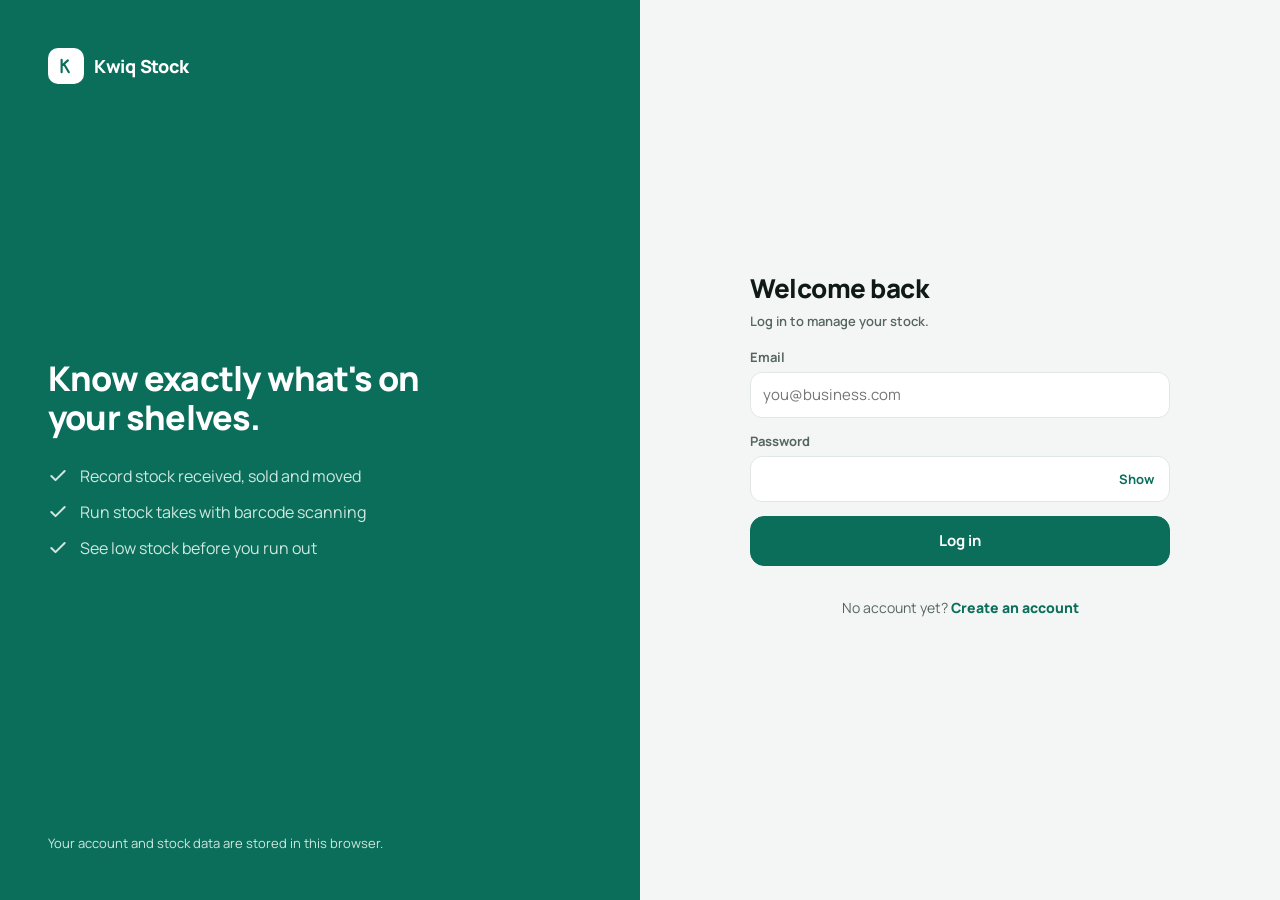
<file: kwiq-stock/index.html>
<!doctype html>
<html lang="en">
<head>
<meta charset="utf-8">
<meta name="viewport" content="width=device-width, initial-scale=1, viewport-fit=cover">
<title>Kwiq Stock — Stock recording</title>
<meta name="description" content="Kwiq Stock: record stock received and issued, run barcode stock takes and track every movement.">
<meta name="theme-color" content="#0B6E5A">
<link rel="icon" href="data:image/svg+xml,%3Csvg xmlns='http://www.w3.org/2000/svg' viewBox='0 0 32 32'%3E%3Crect width='32' height='32' rx='8' fill='%230B6E5A'/%3E%3Cpath d='M9 8v16M9 16l9-8M12.5 13l7 11' stroke='white' stroke-width='3' stroke-linecap='round' fill='none'/%3E%3C/svg%3E">
<link rel="preconnect" href="https://fonts.googleapis.com">
<link rel="preconnect" href="https://fonts.gstatic.com" crossorigin>
<link href="https://fonts.googleapis.com/css2?family=Manrope:wght@400;500;600;700;800&family=JetBrains+Mono:wght@500;600&display=swap" rel="stylesheet">
<style>
:root{
  --brand:#0B6E5A;--brand-dark:#08513F;--brand-tint:#E3F1EC;--brand-on:#CFE8E0;
  --ink:#0F1A17;--muted:#56665F;--line:#E1E7E4;--line-soft:#EDF1EF;--ground:#F4F6F5;--card:#FFFFFF;
  --out:#B4400B;--out-tint:#FDEEE4;--warn:#8A4B00;--warn-tint:#FFF1DB;--bad:#B42318;--bad-tint:#FDE8E7;
  --blue:#2F54B8;--blue-tint:#E8EEFB;--purple:#6B3FA0;--purple-tint:#F1EAF9;--amber-tint:#FFF4E0;--amber:#9A5B00;
  --radius:16px;--mono:'JetBrains Mono',ui-monospace,monospace;
}
*{box-sizing:border-box}
html,body{margin:0;min-height:100%}
body{font-family:'Manrope',system-ui,-apple-system,sans-serif;background:var(--ground);color:var(--ink);-webkit-font-smoothing:antialiased}
a{color:var(--brand);text-decoration:none}
button,input,select{font-family:inherit;font-size:inherit;color:inherit}
button{cursor:pointer}
:focus-visible{outline:3px solid #5FD3B3;outline-offset:2px}
.mono{font-family:var(--mono)}
.sr{position:absolute;width:1px;height:1px;overflow:hidden;clip:rect(0 0 0 0);white-space:nowrap}

/* Layout */
.app{display:flex;min-height:100vh}
.sidebar{display:none}
.main{flex:1;min-width:0;padding:20px 20px 110px}
.content{max-width:1120px;margin:0 auto;display:flex;flex-direction:column;gap:18px}
.bottomnav{position:fixed;left:0;right:0;bottom:0;height:calc(76px + env(safe-area-inset-bottom));padding:0 6px env(safe-area-inset-bottom);background:var(--card);border-top:1px solid var(--line);display:grid;grid-template-columns:repeat(5,1fr);align-items:center;z-index:20}
.bottomnav a{display:flex;flex-direction:column;align-items:center;gap:4px;font-size:11px;font-weight:600;color:var(--muted);padding:6px 0}
.bottomnav a.active{color:var(--brand);font-weight:800}
.bottomnav .fab{width:54px;height:54px;border-radius:18px;background:var(--brand);display:flex;align-items:center;justify-content:center;margin-top:-22px;box-shadow:0 8px 20px rgba(11,110,90,.35)}
body.signed-out .sidebar,body.signed-out .bottomnav{display:none !important}
body.signed-out .main{padding:0}
body.signed-out .content{max-width:none}
@media (min-width:900px){
  .sidebar{display:flex;flex-direction:column;gap:6px;width:240px;flex-shrink:0;background:var(--card);border-right:1px solid var(--line);padding:22px 14px;position:sticky;top:0;height:100vh}
  .bottomnav{display:none}
  .main{padding:28px 36px 48px}
  .mobile-only{display:none !important}
}
@media (max-width:899px){.desktop-only{display:none !important}}
.brand{display:flex;align-items:center;gap:10px;padding:4px 8px 18px;font-weight:800;font-size:18px;letter-spacing:-.3px}
.logo{width:36px;height:36px;border-radius:10px;background:var(--brand);display:flex;align-items:center;justify-content:center;flex-shrink:0}
.sidebar a{display:flex;align-items:center;gap:12px;padding:11px 12px;border-radius:12px;color:var(--muted);font-weight:700;font-size:15px}
.sidebar a:hover{background:var(--ground);color:var(--ink)}
.sidebar a.active{background:var(--brand-tint);color:var(--brand)}
.sidebar .cta{margin-top:10px;background:var(--brand);color:#fff;justify-content:center}
.sidebar .cta:hover{background:var(--brand-dark);color:#fff}
.sidebar .me{margin-top:auto;display:flex;align-items:center;gap:10px;padding:10px 8px;border-top:1px solid var(--line-soft)}
.avatar{width:40px;height:40px;border-radius:12px;background:var(--brand);color:#fff;display:flex;align-items:center;justify-content:center;font-weight:800;font-size:14px;flex-shrink:0}

/* Components */
.card{background:var(--card);border:1px solid var(--line);border-radius:var(--radius)}
.pad{padding:16px}
.row{display:flex;align-items:center;gap:12px}
.between{display:flex;align-items:center;justify-content:space-between;gap:12px}
.stack{display:flex;flex-direction:column;gap:10px}
h1{margin:0;font-size:26px;font-weight:800;letter-spacing:-.5px}
h2{margin:0;font-size:17px;font-weight:800}
.sub{font-size:13px;color:var(--muted);font-weight:600}
.btn{height:46px;padding:0 16px;border-radius:14px;border:1px solid var(--line);background:var(--card);font-weight:700;font-size:15px;display:inline-flex;align-items:center;justify-content:center;gap:8px;color:var(--ink)}
.btn:hover{border-color:#C9D3CE}
.btn.primary{background:var(--brand);border-color:var(--brand);color:#fff}
.btn.primary:hover{background:var(--brand-dark)}
.btn.danger{color:var(--bad);border-color:#F3C6C2}
.btn:disabled{opacity:.5;cursor:not-allowed}
.iconbtn{width:44px;height:44px;border-radius:14px;border:1px solid var(--line);background:var(--card);display:inline-flex;align-items:center;justify-content:center;flex-shrink:0;color:var(--ink)}
.badge{font-size:11px;font-weight:700;padding:3px 9px;border-radius:999px;white-space:nowrap}
.b-ok{background:var(--brand-tint);color:var(--brand)}
.b-low{background:var(--warn-tint);color:var(--warn)}
.b-out{background:var(--bad-tint);color:var(--bad)}
.thumb{width:44px;height:44px;border-radius:12px;flex-shrink:0;display:flex;align-items:center;justify-content:center;font-weight:800;font-size:14px}
.list > *{display:flex;align-items:center;gap:12px;padding:12px 14px;border-bottom:1px solid var(--line-soft);color:var(--ink)}
.list > *:last-child{border-bottom:none}
.list > a:hover{background:#FAFBFA}
.grow{flex:1;min-width:0}
.ellipsis{white-space:nowrap;overflow:hidden;text-overflow:ellipsis}
.name{font-size:15px;font-weight:700}
.meta{font-size:12px;color:var(--muted)}
.qty{font-family:var(--mono);font-weight:600;font-size:16px}
.bar{height:6px;background:var(--line-soft);border-radius:3px;overflow:hidden}
.bar > span{display:block;height:100%;border-radius:3px}
.seg{display:grid;gap:4px;padding:4px;background:#E4EAE7;border-radius:14px}
.seg button{height:40px;border:none;border-radius:11px;background:transparent;font-weight:700;font-size:13px;color:#46554F}
.seg button[aria-checked="true"]{background:#fff;color:var(--ink);box-shadow:0 1px 3px rgba(15,26,23,.12)}
.chips{display:flex;gap:8px;overflow-x:auto;padding-bottom:2px;scrollbar-width:none}
.chips::-webkit-scrollbar{display:none}
.chip{flex-shrink:0;height:36px;padding:0 14px;border-radius:999px;border:1px solid var(--line);background:var(--card);font-weight:700;font-size:13px}
.chip[aria-pressed="true"]{background:var(--ink);border-color:var(--ink);color:#fff}
.field{display:flex;flex-direction:column;gap:6px;font-size:13px;font-weight:700;color:var(--muted)}
.input{height:46px;padding:0 12px;border-radius:12px;border:1px solid var(--line);background:var(--card);font-size:15px;color:var(--ink);width:100%}
.input:focus{outline:none;border-color:var(--brand);box-shadow:0 0 0 3px rgba(11,110,90,.15)}
.input[readonly]{background:var(--ground);color:var(--muted)}
.search{display:flex;align-items:center;gap:10px;height:48px;padding:0 14px;border-radius:14px;background:var(--card);border:1px solid var(--line);flex:1;min-width:0}
.search input{flex:1;border:none;outline:none;background:transparent;font-size:15px;min-width:0}
.grid2{display:grid;grid-template-columns:repeat(2,minmax(0,1fr));gap:10px}
.grid-cards{display:grid;grid-template-columns:minmax(0,1fr);gap:18px}
@media (min-width:900px){.grid-cards{grid-template-columns:repeat(2,minmax(0,1fr))}}
.empty{padding:28px 16px;text-align:center;color:var(--muted);font-size:14px;line-height:1.5}
.err{color:var(--bad);font-size:13px;font-weight:600;min-height:0}
.err:empty{display:none}

/* Home */
.hero{background:var(--brand);color:#fff;border-radius:20px;padding:20px;display:flex;flex-direction:column;gap:16px}
.hero .big{font-size:32px;font-weight:800;letter-spacing:-.6px}
.kpis{display:grid;grid-template-columns:repeat(3,minmax(0,1fr));gap:8px}
.kpis a{background:rgba(255,255,255,.12);border-radius:12px;padding:10px 12px;color:#fff;display:flex;flex-direction:column;gap:2px}
.kpis a:hover{background:rgba(255,255,255,.2)}
.kpis b{font-size:22px}
.kpis span{font-size:12px;color:var(--brand-on)}
.actions{display:grid;grid-template-columns:repeat(4,minmax(0,1fr));gap:10px}
.actions a{display:flex;flex-direction:column;align-items:center;gap:6px;color:var(--ink);font-size:12px;font-weight:700}
.actions a > span{width:58px;height:58px;border-radius:16px;display:flex;align-items:center;justify-content:center;transition:transform .15s}
.actions a:hover > span{transform:translateY(-2px)}
@media (min-width:900px){.actions a{flex-direction:row;justify-content:flex-start;padding:12px;background:var(--card);border:1px solid var(--line);border-radius:16px;font-size:14px}.actions a > span{width:44px;height:44px;border-radius:12px}}
.welcome{display:flex;flex-direction:column;gap:12px;align-items:flex-start}
.steps{margin:0;padding:0;list-style:none;display:flex;flex-direction:column;gap:10px;width:100%}
.steps li{display:flex;gap:12px;align-items:center;font-size:14px;font-weight:600}
.steps li span{width:28px;height:28px;border-radius:50%;background:var(--brand-tint);color:var(--brand);display:flex;align-items:center;justify-content:center;font-weight:800;font-size:13px;flex-shrink:0}

/* Record */
.stepper{display:flex;align-items:center;justify-content:center;gap:20px}
.stepper button{width:54px;height:54px;border-radius:16px;border:1px solid var(--line);background:var(--ground);display:flex;align-items:center;justify-content:center}
.stepper button.plus{background:var(--brand);border-color:var(--brand)}
.stepper input{width:120px;text-align:center;font-family:var(--mono);font-size:42px;font-weight:600;border:none;background:transparent;color:var(--ink)}
.stepper input:focus{outline:none}
.quick{display:flex;gap:8px;justify-content:center;flex-wrap:wrap}
.quick button{height:34px;padding:0 12px;border-radius:999px;border:1px solid var(--line);background:#fff;font-family:var(--mono);font-weight:600;font-size:13px}

/* Scan */
.scan{height:130px;border-radius:18px;background:var(--ink);position:relative;display:flex;flex-direction:column;align-items:center;justify-content:center;gap:8px;color:#fff;border:none;width:100%;font-weight:700;font-size:14px;overflow:hidden}
.scan i{position:absolute;width:26px;height:26px;border-color:#5FD3B3;border-style:solid;border-width:0}
.scan .tl{top:18px;left:22%;border-top-width:3px;border-left-width:3px;border-radius:6px 0 0 0}
.scan .tr{top:18px;right:22%;border-top-width:3px;border-right-width:3px;border-radius:0 6px 0 0}
.scan .bl{bottom:18px;left:22%;border-bottom-width:3px;border-left-width:3px;border-radius:0 0 0 6px}
.scan .br{bottom:18px;right:22%;border-bottom-width:3px;border-right-width:3px;border-radius:0 0 6px 0}
.scan .laser{position:absolute;left:22%;right:22%;height:2px;background:#5FD3B3;box-shadow:0 0 10px #5FD3B3;top:50%;animation:laser 1.6s ease-in-out infinite;opacity:0}
.scan.on .laser{opacity:1}
@keyframes laser{0%,100%{top:28%}50%{top:72%}}
.counter{display:flex;align-items:center;gap:6px}
.counter button{width:34px;height:34px;border-radius:10px;border:1px solid var(--line);background:var(--ground);font-weight:800;font-size:16px}
.counter button.plus{background:var(--brand);border-color:var(--brand);color:#fff}
.counter input{width:52px;height:34px;text-align:center;border:1px solid var(--line);border-radius:10px;font-family:var(--mono);font-weight:600;font-size:15px}
.hl{background:#F2FAF7}

/* Reports */
.chart{height:170px;display:grid;gap:8px;align-items:end}
.chart .col{display:flex;flex-direction:column;align-items:center;gap:6px;height:100%;justify-content:flex-end}
.chart .bars{display:flex;align-items:flex-end;gap:3px;height:140px}
.chart .bars span{width:12px;border-radius:4px;min-height:3px}
.chart .lbl{font-size:11px;color:var(--muted);font-weight:600}
.legend{display:flex;gap:14px;font-size:12px;font-weight:600;color:var(--muted)}
.legend i{display:inline-block;width:10px;height:10px;border-radius:3px;margin-right:5px;vertical-align:-1px}

/* Auth */
.auth{min-height:100vh;display:grid;grid-template-columns:1fr}
.auth-side{display:none}
.auth-main{display:flex;align-items:center;justify-content:center;padding:32px 20px}
.auth-card{width:100%;max-width:420px;display:flex;flex-direction:column;gap:18px}
.auth-card form{display:flex;flex-direction:column;gap:14px}
.pw{position:relative}
.pw button{position:absolute;right:6px;top:50%;transform:translateY(-50%);height:34px;padding:0 10px;border:none;background:none;color:var(--brand);font-weight:700;font-size:13px}
.hint{font-size:12px;color:var(--muted);font-weight:500}
.switch{font-size:14px;color:var(--muted);text-align:center}
.switch a{font-weight:800}
@media (min-width:900px){
  .auth{grid-template-columns:1fr 1fr}
  .auth-side{display:flex;flex-direction:column;justify-content:space-between;background:var(--brand);color:#fff;padding:48px}
  .auth-side h2{font-size:34px;line-height:1.15;letter-spacing:-.8px;max-width:440px}
  .auth-side ul{list-style:none;padding:0;margin:0;display:flex;flex-direction:column;gap:14px;font-size:16px;color:var(--brand-on)}
  .auth-side li{display:flex;gap:12px;align-items:center}
}

/* Settings */
.settings{display:grid;grid-template-columns:minmax(0,1fr);gap:18px;max-width:760px;width:100%}
.settings form{display:flex;flex-direction:column;gap:12px}
.settings .card h2{font-size:16px}

/* Modal + toast */
.overlay{position:fixed;inset:0;background:rgba(15,26,23,.45);display:flex;align-items:flex-end;justify-content:center;z-index:40}
.sheet{background:#fff;width:100%;max-width:520px;max-height:92vh;overflow:auto;border-radius:22px 22px 0 0;padding:20px;display:flex;flex-direction:column;gap:14px}
@media (min-width:640px){.overlay{align-items:center}.sheet{border-radius:22px}}
/* Camera scanner */
.scanner{position:fixed;inset:0;background:rgba(15,26,23,.72);z-index:50;display:flex;align-items:flex-end;justify-content:center}
.scanner .panel{background:#fff;width:100%;max-width:480px;border-radius:22px 22px 0 0;padding:18px;display:flex;flex-direction:column;gap:12px;max-height:96vh;overflow:auto}
@media (min-width:640px){.scanner{align-items:center}.scanner .panel{border-radius:22px}}
.cam{position:relative;width:100%;aspect-ratio:4/3;background:#0F1A17;border-radius:16px;overflow:hidden}
.cam video{width:100%;height:100%;object-fit:cover;display:block}
.cam .frame{position:absolute;left:12%;right:12%;top:30%;bottom:30%;border:3px solid #5FD3B3;border-radius:12px;box-shadow:0 0 0 999px rgba(0,0,0,.28)}
.cam .laser{position:absolute;left:14%;right:14%;height:2px;background:#5FD3B3;box-shadow:0 0 10px #5FD3B3;top:50%;animation:laser2 1.6s ease-in-out infinite}
@keyframes laser2{0%,100%{top:34%}50%{top:66%}}
.cam .msg{position:absolute;inset:0;display:flex;align-items:center;justify-content:center;text-align:center;padding:24px;color:#fff;font-size:14px;font-weight:600;line-height:1.5}
.cam.hit .frame{border-color:#fff;background:rgba(95,211,179,.25)}
.scan-status{min-height:44px;border-radius:12px;padding:10px 12px;font-size:14px;font-weight:600;background:var(--ground);display:flex;align-items:center;gap:10px;justify-content:space-between;flex-wrap:wrap}
.scan-status.ok{background:var(--brand-tint);color:var(--brand)}
.scan-status.bad{background:var(--warn-tint);color:var(--warn)}
.toast{position:fixed;left:50%;bottom:96px;transform:translateX(-50%) translateY(20px);background:var(--ink);color:#fff;padding:12px 16px;border-radius:12px;font-weight:600;font-size:14px;opacity:0;transition:.25s;z-index:60;max-width:calc(100% - 32px);display:flex;gap:10px;align-items:center;pointer-events:none}
.toast.show{opacity:1;transform:translateX(-50%) translateY(0)}
@media (min-width:900px){.toast{bottom:28px}}
body.signed-out .toast{bottom:28px}
</style>
</head>
<body class="signed-out">
<div class="app">
  <nav class="sidebar" aria-label="Main">
    <div class="brand"><span class="logo"><svg width="20" height="20" viewBox="0 0 32 32" aria-hidden="true"><path d="M9 6v20M9 16l10-9M12.5 12.5l8 13.5" stroke="#fff" stroke-width="3.4" stroke-linecap="round" fill="none"/></svg></span>Kwiq Stock</div>
    <a href="#/home" data-nav="home"><svg width="22" height="22" viewBox="0 0 24 24" fill="none" stroke="currentColor" stroke-width="2" stroke-linecap="round" stroke-linejoin="round" aria-hidden="true"><path d="M3 10.5 12 3l9 7.5V20a1 1 0 0 1-1 1h-5v-6h-6v6H4a1 1 0 0 1-1-1z"/></svg>Home</a>
    <a href="#/products" data-nav="products"><svg width="22" height="22" viewBox="0 0 24 24" fill="none" stroke="currentColor" stroke-width="2" stroke-linecap="round" stroke-linejoin="round" aria-hidden="true"><path d="M21 8 12 3 3 8v8l9 5 9-5z"/><path d="m3 8 9 5 9-5"/><path d="M12 13v8"/></svg>Products</a>
    <a href="#/count" data-nav="count"><svg width="22" height="22" viewBox="0 0 24 24" fill="none" stroke="currentColor" stroke-width="2" stroke-linecap="round" stroke-linejoin="round" aria-hidden="true"><rect x="5" y="3" width="14" height="18" rx="2"/><path d="M9 3v2h6V3"/><path d="m9 13 2 2 4-4"/></svg>Stock take</a>
    <a href="#/reports" data-nav="reports"><svg width="22" height="22" viewBox="0 0 24 24" fill="none" stroke="currentColor" stroke-width="2" stroke-linecap="round" stroke-linejoin="round" aria-hidden="true"><path d="M4 20V10M10 20V4M16 20v-7M22 20H2"/></svg>Reports</a>
    <a href="#/settings" data-nav="settings"><svg width="22" height="22" viewBox="0 0 24 24" fill="none" stroke="currentColor" stroke-width="2" stroke-linecap="round" stroke-linejoin="round" aria-hidden="true"><circle cx="12" cy="12" r="3"/><path d="M19.4 15a1.7 1.7 0 0 0 .3 1.8l.1.1a2 2 0 1 1-2.8 2.8l-.1-.1a1.7 1.7 0 0 0-1.8-.3 1.7 1.7 0 0 0-1 1.5V21a2 2 0 1 1-4 0v-.1a1.7 1.7 0 0 0-1.1-1.5 1.7 1.7 0 0 0-1.8.3l-.1.1a2 2 0 1 1-2.8-2.8l.1-.1a1.7 1.7 0 0 0 .3-1.8 1.7 1.7 0 0 0-1.5-1H3a2 2 0 1 1 0-4h.1a1.7 1.7 0 0 0 1.5-1.1 1.7 1.7 0 0 0-.3-1.8l-.1-.1a2 2 0 1 1 2.8-2.8l.1.1a1.7 1.7 0 0 0 1.8.3H9a1.7 1.7 0 0 0 1-1.5V3a2 2 0 1 1 4 0v.1a1.7 1.7 0 0 0 1 1.5 1.7 1.7 0 0 0 1.8-.3l.1-.1a2 2 0 1 1 2.8 2.8l-.1.1a1.7 1.7 0 0 0-.3 1.8V9a1.7 1.7 0 0 0 1.5 1H21a2 2 0 1 1 0 4h-.1a1.7 1.7 0 0 0-1.5 1z"/></svg>Settings</a>
    <a href="#/record" data-nav="record" class="cta"><svg width="20" height="20" viewBox="0 0 24 24" fill="none" stroke="currentColor" stroke-width="2.4" stroke-linecap="round" aria-hidden="true"><path d="M12 5v14M5 12h14"/></svg>Record stock</a>
    <a href="#/settings" class="me" id="sideMe" aria-label="Account settings"></a>
  </nav>

  <main class="main" id="main" tabindex="-1">
    <div class="content" id="view" aria-live="polite"></div>
  </main>

  <nav class="bottomnav" aria-label="Main">
    <a href="#/home" data-nav="home"><svg width="24" height="24" viewBox="0 0 24 24" fill="none" stroke="currentColor" stroke-width="2" stroke-linecap="round" stroke-linejoin="round" aria-hidden="true"><path d="M3 10.5 12 3l9 7.5V20a1 1 0 0 1-1 1h-5v-6h-6v6H4a1 1 0 0 1-1-1z"/></svg>Home</a>
    <a href="#/products" data-nav="products"><svg width="24" height="24" viewBox="0 0 24 24" fill="none" stroke="currentColor" stroke-width="2" stroke-linecap="round" stroke-linejoin="round" aria-hidden="true"><path d="M21 8 12 3 3 8v8l9 5 9-5z"/><path d="m3 8 9 5 9-5"/><path d="M12 13v8"/></svg>Products</a>
    <a href="#/record" data-nav="record" aria-label="Record stock"><span class="fab"><svg width="26" height="26" viewBox="0 0 24 24" fill="none" stroke="#fff" stroke-width="2.4" stroke-linecap="round" aria-hidden="true"><path d="M12 5v14M5 12h14"/></svg></span></a>
    <a href="#/count" data-nav="count"><svg width="24" height="24" viewBox="0 0 24 24" fill="none" stroke="currentColor" stroke-width="2" stroke-linecap="round" stroke-linejoin="round" aria-hidden="true"><rect x="5" y="3" width="14" height="18" rx="2"/><path d="M9 3v2h6V3"/><path d="m9 13 2 2 4-4"/></svg>Count</a>
    <a href="#/reports" data-nav="reports"><svg width="24" height="24" viewBox="0 0 24 24" fill="none" stroke="currentColor" stroke-width="2" stroke-linecap="round" stroke-linejoin="round" aria-hidden="true"><path d="M4 20V10M10 20V4M16 20v-7M22 20H2"/></svg>Reports</a>
  </nav>
</div>
<div class="toast" id="toast" role="status"></div>
<div id="modal"></div>
<div id="scanner"></div>

<script>
(function () {
  'use strict';

  // ---------------------------------------------------------------- helpers
  const $ = (s, el = document) => el.querySelector(s);
  const esc = (v) => String(v).replace(/[&<>"']/g, (c) => ({ '&': '&amp;', '<': '&lt;', '>': '&gt;', '"': '&quot;', "'": '&#39;' }[c]));
  const money = (n) => 'N$ ' + Math.round(n).toLocaleString('en-ZA').replace(/,/g, ' ');
  const money2 = (n) => 'N$ ' + n.toFixed(2);
  const fmtNum = (n) => Math.round(n).toLocaleString('en-ZA').replace(/,/g, ' ');
  const DAY = 86400000;
  const TONES = [['--amber-tint', '--amber'], ['--brand-tint', '--brand'], ['--blue-tint', '--blue'], ['--purple-tint', '--purple']];
  const USERS_KEY = 'kwiq-users-v2';
  const SESSION_KEY = 'kwiq-session-v2';
  const dataKey = (email) => 'kwiq-data-v2:' + email;
  let LOCS = { main: 'Main Store', back: 'Storeroom' };

  function store(key, val) { try { if (val === undefined) localStorage.removeItem(key); else localStorage.setItem(key, JSON.stringify(val)); } catch (e) { /* storage unavailable */ } }
  function read(key) { try { const r = localStorage.getItem(key); return r ? JSON.parse(r) : null; } catch (e) { return null; } }

  function timeAgo(t) {
    const d = Date.now() - t;
    if (d < 60000) return 'just now';
    if (d < 3600000) return Math.floor(d / 60000) + ' min ago';
    const date = new Date(t), now = new Date();
    const hm = date.toLocaleTimeString('en-GB', { hour: '2-digit', minute: '2-digit' });
    if (date.toDateString() === now.toDateString()) return 'Today, ' + hm;
    if (date.toDateString() === new Date(Date.now() - DAY).toDateString()) return 'Yesterday, ' + hm;
    return date.toLocaleDateString('en-GB', { day: 'numeric', month: 'short' }) + ', ' + hm;
  }
  const initials = (name) => (String(name).split(/\s+/).filter((w) => /^[A-Za-z]/.test(w)).slice(0, 2).map((w) => w[0]).join('') || String(name).slice(0, 2)).toUpperCase();
  const tone = (id) => TONES[[...id].reduce((a, c) => a + c.charCodeAt(0), 0) % TONES.length];
  const thumb = (p, size) => {
    const t = tone(p.id);
    const s = size ? `width:${size}px;height:${size}px;font-size:${Math.round(size * 0.3)}px;` : '';
    return `<span class="thumb" style="${s}background:var(${t[0]});color:var(${t[1]})">${esc(initials(p.name))}</span>`;
  };
  const icon = {
    in: '<svg width="18" height="18" viewBox="0 0 24 24" fill="none" stroke="currentColor" stroke-width="2.2" stroke-linecap="round" stroke-linejoin="round" aria-hidden="true"><path d="M12 5v14"/><path d="m18 13-6 6-6-6"/></svg>',
    out: '<svg width="18" height="18" viewBox="0 0 24 24" fill="none" stroke="currentColor" stroke-width="2.2" stroke-linecap="round" stroke-linejoin="round" aria-hidden="true"><path d="M12 19V5"/><path d="m6 11 6-6 6 6"/></svg>',
    adj: '<svg width="18" height="18" viewBox="0 0 24 24" fill="none" stroke="currentColor" stroke-width="2.2" stroke-linecap="round" stroke-linejoin="round" aria-hidden="true"><rect x="5" y="3" width="14" height="18" rx="2"/><path d="m9 13 2 2 4-4"/></svg>',
    tr: '<svg width="18" height="18" viewBox="0 0 24 24" fill="none" stroke="currentColor" stroke-width="2.2" stroke-linecap="round" stroke-linejoin="round" aria-hidden="true"><path d="M17 3h4v4"/><path d="M21 3 14 10"/><path d="M7 21H3v-4"/><path d="m3 21 7-7"/></svg>',
    search: '<svg width="20" height="20" viewBox="0 0 24 24" fill="none" stroke="currentColor" stroke-width="2" stroke-linecap="round" aria-hidden="true"><circle cx="11" cy="11" r="7"/><path d="m21 21-4.3-4.3"/></svg>',
    scan: '<svg width="22" height="22" viewBox="0 0 24 24" fill="none" stroke="currentColor" stroke-width="2" stroke-linecap="round" stroke-linejoin="round" aria-hidden="true"><path d="M3 7V5a2 2 0 0 1 2-2h2"/><path d="M17 3h2a2 2 0 0 1 2 2v2"/><path d="M21 17v2a2 2 0 0 1-2 2h-2"/><path d="M7 21H5a2 2 0 0 1-2-2v-2"/><path d="M7 8v8M11 8v8M15 8v8M18 8v8"/></svg>',
    back: '<svg width="20" height="20" viewBox="0 0 24 24" fill="none" stroke="currentColor" stroke-width="2.2" stroke-linecap="round" stroke-linejoin="round" aria-hidden="true"><path d="m15 18-6-6 6-6"/></svg>',
    plus: '<svg width="18" height="18" viewBox="0 0 24 24" fill="none" stroke="currentColor" stroke-width="2.4" stroke-linecap="round" aria-hidden="true"><path d="M12 5v14M5 12h14"/></svg>',
    minus: '<svg width="22" height="22" viewBox="0 0 24 24" fill="none" stroke="currentColor" stroke-width="2.4" stroke-linecap="round" aria-hidden="true"><path d="M5 12h14"/></svg>',
    check: '<svg width="20" height="20" viewBox="0 0 24 24" fill="none" stroke="currentColor" stroke-width="2.4" stroke-linecap="round" stroke-linejoin="round" aria-hidden="true"><path d="M20 6 9 17l-5-5"/></svg>',
    close: '<svg width="20" height="20" viewBox="0 0 24 24" fill="none" stroke="currentColor" stroke-width="2.2" stroke-linecap="round" aria-hidden="true"><path d="M18 6 6 18M6 6l12 12"/></svg>',
    download: '<svg width="18" height="18" viewBox="0 0 24 24" fill="none" stroke="currentColor" stroke-width="2.2" stroke-linecap="round" stroke-linejoin="round" aria-hidden="true"><path d="M12 3v12"/><path d="m7 10 5 5 5-5"/><path d="M4 21h16"/></svg>',
    logout: '<svg width="18" height="18" viewBox="0 0 24 24" fill="none" stroke="currentColor" stroke-width="2.2" stroke-linecap="round" stroke-linejoin="round" aria-hidden="true"><path d="M9 21H5a2 2 0 0 1-2-2V5a2 2 0 0 1 2-2h4"/><path d="m16 17 5-5-5-5"/><path d="M21 12H9"/></svg>',
    box: '<svg width="22" height="22" viewBox="0 0 24 24" fill="none" stroke="currentColor" stroke-width="2" stroke-linecap="round" stroke-linejoin="round" aria-hidden="true"><path d="M21 8 12 3 3 8v8l9 5 9-5z"/><path d="m3 8 9 5 9-5"/><path d="M12 13v8"/></svg>',
    logo: '<svg width="20" height="20" viewBox="0 0 32 32" aria-hidden="true"><path d="M9 6v20M9 16l10-9M12.5 12.5l8 13.5" stroke="#fff" stroke-width="3.4" stroke-linecap="round" fill="none"/></svg>'
  };

  // ---------------------------------------------------------------- accounts
  async function hashPassword(password, salt) {
    const text = salt + ':' + password;
    if (window.crypto && crypto.subtle && window.TextEncoder) {
      const buf = await crypto.subtle.digest('SHA-256', new TextEncoder().encode(text));
      return [...new Uint8Array(buf)].map((b) => b.toString(16).padStart(2, '0')).join('');
    }
    let h = 5381; for (let i = 0; i < text.length; i++) h = ((h << 5) + h + text.charCodeAt(i)) | 0;
    return 'x' + (h >>> 0).toString(16);
  }
  const users = () => read(USERS_KEY) || {};
  const go = (h) => { if (location.hash === h) render(); else location.hash = h; };
  let me = null; // { email, name, business, ... }

  function emptyDb(business) {
    return {
      products: [], movements: [], nextGrv: 1001, nextId: 1, count: null,
      settings: { business: business || 'My Business', locMain: 'Main Store', locBack: 'Storeroom', defaultMin: 10 }
    };
  }

  // Optional demo catalogue, only loaded when the user asks for it in Settings.
  function sampleData(base) {
    const catalog = [
      ['Cooking Oil 2L', 'Grocery', 64.99, 51.2, 50, 9, 0], ['Maize Meal 10kg', 'Grocery', 119.99, 96.5, 40, 17, 0],
      ['Sugar Brown 2kg', 'Grocery', 42.5, 33.9, 40, 21, 0], ['Rice Long Grain 2kg', 'Grocery', 46.99, 36.4, 30, 64, 24],
      ['Baked Beans 410g', 'Grocery', 18.99, 13.1, 36, 46, 12], ['Long Life Milk 1L', 'Dairy', 21.99, 16.75, 48, 64, 36],
      ['Butter 500g', 'Dairy', 69.99, 55.0, 20, 31, 0], ['Fruit Juice 1L', 'Beverages', 24.99, 18.3, 40, 56, 24],
      ['Still Water 1.5L', 'Beverages', 12.99, 8.6, 60, 140, 96], ['Dishwashing Liquid 750ml', 'Household', 29.99, 21.9, 30, 0, 0],
      ['Bath Soap 175g', 'Household', 14.99, 9.8, 60, 132, 48], ['Washing Powder 2kg', 'Household', 89.99, 70.3, 18, 0, 6]
    ];
    const d = emptyDb(base.settings.business);
    d.settings = base.settings;
    d.products = catalog.map((c, i) => ({
      id: 's' + (i + 1), name: c[0], cat: c[1], price: c[2], cost: c[3], min: c[4], stock: { main: c[5], back: c[6] },
      sku: skuFor(c[1], i + 1), barcode: '600' + String(1234500000 + i * 97).slice(0, 10), supplier: '—'
    }));
    let s = 7; const rnd = () => (s = (s * 9301 + 49297) % 233280) / 233280;
    const now = Date.now(); const who = me ? me.name.split(' ')[0] : 'You';
    for (let day = 27; day >= 0; day--) {
      d.products.forEach((p) => {
        if (rnd() < 0.8) d.movements.push({ id: 'm' + d.nextId++, pid: p.id, type: 'issue', delta: -Math.max(1, Math.round(p.min / 7 * (0.4 + rnd() * 1.3))), loc: 'main', ref: 'Sale', user: who, at: now - day * DAY - (1 + Math.floor(rnd() * 9)) * 3600000 });
        if (rnd() < 0.09) d.movements.push({ id: 'm' + d.nextId++, pid: p.id, type: 'receive', delta: Math.round(p.min * (1 + rnd())), loc: 'main', ref: 'GRV-' + d.nextGrv++, user: who, at: now - day * DAY - (2 + Math.floor(rnd() * 6)) * 3600000 });
      });
    }
    d.movements.sort((a, b) => b.at - a.at);
    return d;
  }
  function skuFor(cat, n) {
    const pre = (cat || 'GEN').replace(/[^A-Za-z]/g, '').slice(0, 3).toUpperCase().padEnd(3, 'X');
    return pre + '-' + String(n).padStart(4, '0');
  }

  let db = null;
  function loadData() {
    db = read(dataKey(me.email)) || emptyDb(me.business);
    if (!db.settings) db.settings = emptyDb(me.business).settings;
    LOCS = { main: db.settings.locMain, back: db.settings.locBack };
  }
  function save() { if (me && db) store(dataKey(me.email), db); }

  function startSession(email) {
    const u = users()[email];
    if (!u) return false;
    me = { email, name: u.name, business: u.business };
    store(SESSION_KEY, { email });
    loadData();
    document.body.classList.remove('signed-out');
    return true;
  }
  function endSession() {
    if (typeof closeScanner === 'function' && document.getElementById('scanner') && document.getElementById('scanner').innerHTML) closeScanner();
    me = null; db = null;
    store(SESSION_KEY, undefined);
    document.body.classList.add('signed-out');
  }

  const product = (id) => db.products.find((p) => p.id === id);
  const onHand = (p) => p.stock.main + p.stock.back;
  const status = (p) => (onHand(p) === 0 ? 'out' : onHand(p) < p.min ? 'low' : 'ok');
  const statusBadge = (p) => {
    const st = status(p);
    return `<span class="badge b-${st}">${st === 'out' ? 'Out of stock' : st === 'low' ? 'Low stock' : 'In stock'}</span>`;
  };
  const reorderQty = (p) => Math.max(0, p.min * 2 - onHand(p));
  const categories = () => [...new Set(db.products.map((p) => p.cat))].sort();

  function addMovement(m) {
    m.id = 'm' + db.nextId++;
    m.at = Date.now();
    m.user = me.name.split(' ')[0];
    db.movements.unshift(m);
  }

  // ---------------------------------------------------------------- UI plumbing
  let toastTimer;
  function toast(msg) {
    const t = $('#toast');
    t.innerHTML = icon.check + '<span>' + esc(msg) + '</span>';
    t.classList.add('show');
    clearTimeout(toastTimer);
    toastTimer = setTimeout(() => t.classList.remove('show'), 2600);
  }
  function openModal(html) {
    $('#modal').innerHTML = `<div class="overlay" data-action="close-modal"><div class="sheet" role="dialog" aria-modal="true">${html}</div></div>`;
    const first = $('#modal input, #modal select');
    if (first) first.focus();
  }
  function closeModal() { $('#modal').innerHTML = ''; }
  const pwField = (name, label, auto, hint) => `
    <label class="field">${label}
      <span class="pw"><input class="input" name="${name}" type="password" autocomplete="${auto}" required minlength="8" style="padding-right:64px">
      <button type="button" data-action="toggle-pw" aria-label="Show password">Show</button></span>
      ${hint ? `<span class="hint">${hint}</span>` : ''}
    </label>`;

  // ---------------------------------------------------------------- auth views
  function authShell(inner) {
    return `<div class="auth">
      <aside class="auth-side">
        <div class="brand" style="padding:0;color:#fff"><span class="logo" style="background:#fff">${icon.logo.replace('#fff', '#0B6E5A')}</span>Kwiq Stock</div>
        <div class="stack" style="gap:28px">
          <h2>Know exactly what's on your shelves.</h2>
          <ul>
            <li>${icon.check}Record stock received, sold and moved</li>
            <li>${icon.check}Run stock takes with barcode scanning</li>
            <li>${icon.check}See low stock before you run out</li>
          </ul>
        </div>
        <span style="font-size:13px;color:var(--brand-on)">Your account and stock data are stored in this browser.</span>
      </aside>
      <div class="auth-main"><div class="auth-card">
        <div class="brand mobile-only" style="padding:0"><span class="logo">${icon.logo}</span>Kwiq Stock</div>
        ${inner}
      </div></div>
    </div>`;
  }
  function viewLogin() {
    const hasUsers = Object.keys(users()).length > 0;
    return authShell(`
      <div class="stack" style="gap:6px"><h1>Welcome back</h1><span class="sub">Log in to manage your stock.</span></div>
      <form id="loginForm" novalidate>
        <label class="field">Email<input class="input" name="email" type="email" autocomplete="email" required placeholder="you@business.com"></label>
        ${pwField('password', 'Password', 'current-password')}
        <div class="err" id="authErr" role="alert"></div>
        <button class="btn primary" type="submit" style="height:50px">Log in</button>
      </form>
      <p class="switch">${hasUsers ? 'New to Kwiq Stock?' : 'No account yet?'} <a href="#/signup">Create an account</a></p>`);
  }
  function viewSignup() {
    return authShell(`
      <div class="stack" style="gap:6px"><h1>Create your account</h1><span class="sub">Set up your business in under a minute.</span></div>
      <form id="signupForm" novalidate>
        <label class="field">Your name<input class="input" name="name" autocomplete="name" required maxlength="50" placeholder="e.g. Maria Shikongo"></label>
        <label class="field">Business name<input class="input" name="business" autocomplete="organization" required maxlength="60" placeholder="e.g. Shikongo General Dealer"></label>
        <label class="field">Email<input class="input" name="email" type="email" autocomplete="email" required placeholder="you@business.com"></label>
        ${pwField('password', 'Password', 'new-password', 'At least 8 characters.')}
        <div class="err" id="authErr" role="alert"></div>
        <button class="btn primary" type="submit" style="height:50px">Create account</button>
      </form>
      <p class="switch">Already have an account? <a href="#/login">Log in</a></p>`);
  }

  async function doLogin(f) {
    const d = Object.fromEntries(new FormData(f));
    const email = (d.email || '').trim().toLowerCase();
    const err = $('#authErr');
    if (!email || !d.password) { err.textContent = 'Enter your email and password.'; return; }
    const u = users()[email];
    if (!u || u.hash !== await hashPassword(d.password, u.salt)) { err.textContent = 'Email or password is incorrect.'; return; }
    startSession(email);
    go('#/home');
    toast('Welcome back, ' + u.name.split(' ')[0]);
  }
  async function doSignup(f) {
    const d = Object.fromEntries(new FormData(f));
    const name = (d.name || '').trim(), business = (d.business || '').trim(), email = (d.email || '').trim().toLowerCase();
    const err = $('#authErr');
    if (!name || !business) { err.textContent = 'Enter your name and business name.'; return; }
    if (!/^[^\s@]+@[^\s@]+\.[^\s@]+$/.test(email)) { err.textContent = 'Enter a valid email address.'; return; }
    if ((d.password || '').length < 8) { err.textContent = 'Password must be at least 8 characters.'; return; }
    const all = users();
    if (all[email]) { err.textContent = 'An account with this email already exists. Log in instead.'; return; }
    const salt = Math.random().toString(36).slice(2) + Date.now().toString(36);
    all[email] = { name, business, salt, hash: await hashPassword(d.password, salt), created: Date.now() };
    store(USERS_KEY, all);
    store(dataKey(email), emptyDb(business));
    startSession(email);
    go('#/home');
    toast('Account created. Add your first product to get started.');
  }

  // ---------------------------------------------------------------- app views
  const ui = { cat: 'All', q: '', sort: 'low', recType: 'receive', recPid: null, recQty: 1, period: 'week', countCat: 'All', filter: null };

  function viewHome() {
    const value = db.products.reduce((s, p) => s + onHand(p) * p.cost, 0);
    const low = db.products.filter((p) => status(p) === 'low');
    const out = db.products.filter((p) => status(p) === 'out');
    const weekAgo = Date.now() - 7 * DAY;
    const soldWeek = db.movements.filter((m) => m.type === 'issue' && m.at > weekAgo).reduce((s, m) => s - m.delta, 0);
    const running = db.products.filter((p) => status(p) !== 'ok').sort((a, b) => onHand(a) / Math.max(1, a.min) - onHand(b) / Math.max(1, b.min)).slice(0, 5);
    const recent = db.movements.slice(0, 6);
    const today = new Date().toLocaleDateString('en-GB', { weekday: 'long', day: 'numeric', month: 'long' });
    const first = me.name.split(' ')[0];
    const noProducts = db.products.length === 0;
    return `
      <div class="between">
        <div class="stack grow" style="gap:2px"><span class="sub">${today} · Hi ${esc(first)}</span><h1 class="ellipsis">${esc(db.settings.business)}</h1></div>
        <a class="avatar mobile-only" href="#/settings" aria-label="Settings and profile" style="width:44px;height:44px;border-radius:14px">${esc(initials(me.name))}</a>
      </div>
      <section class="hero" aria-label="Stock summary">
        <div class="between" style="align-items:flex-start;flex-wrap:wrap">
          <div class="stack" style="gap:4px"><span style="font-size:13px;color:var(--brand-on);font-weight:600">Stock value on hand (at cost)</span><span class="big">${money(value)}</span></div>
          <span class="badge" style="background:#fff;color:var(--brand)">${fmtNum(soldWeek)} units issued · 7 days</span>
        </div>
        <div class="kpis">
          <a href="#/products"><b>${db.products.length}</b><span>Products</span></a>
          <a href="#/products?f=low"><b>${low.length}</b><span>Low stock</span></a>
          <a href="#/products?f=out"><b>${out.length}</b><span>Out of stock</span></a>
        </div>
      </section>
      ${noProducts ? `
      <section class="card pad welcome">
        <h2>Get started</h2>
        <ol class="steps">
          <li><span>1</span>Add the products you stock, with prices and a minimum level.</li>
          <li><span>2</span>Record stock as it arrives and as it is sold or used.</li>
          <li><span>3</span>Run a stock take to check shelves against the system.</li>
        </ol>
        <button class="btn primary" type="button" data-action="add-product">${icon.plus}Add your first product</button>
      </section>` : ''}
      <section class="actions" aria-label="Quick actions">
        <a href="#/record?t=receive"><span style="background:var(--brand-tint);color:var(--brand)">${icon.in}</span>Receive</a>
        <a href="#/record?t=issue"><span style="background:var(--out-tint);color:var(--out)">${icon.out}</span>Issue</a>
        <a href="#/count"><span style="background:var(--blue-tint);color:var(--blue)">${icon.adj}</span>Stock take</a>
        <a href="#/record?t=transfer"><span style="background:var(--purple-tint);color:var(--purple)">${icon.tr}</span>Transfer</a>
      </section>
      <div class="grid-cards">
        <section class="stack">
          <div class="between"><h2>Running low</h2><a href="#/reports" style="font-weight:700;font-size:14px">Reorder list</a></div>
          <div class="card list">${running.length ? running.map(rowLow).join('') : `<div class="empty">${noProducts ? 'Products below their minimum level will appear here.' : 'Everything is above its minimum level.'}</div>`}</div>
        </section>
        <section class="stack">
          <div class="between"><h2>Recent activity</h2><a href="#/reports" style="font-weight:700;font-size:14px">Reports</a></div>
          <div class="card list">${recent.length ? recent.map((m) => rowMove(m, true)).join('') : '<div class="empty">No stock movements yet. Receive or issue stock and it will show here.</div>'}</div>
        </section>
      </div>`;
  }

  function rowLow(p) {
    const pct = Math.min(100, Math.round((onHand(p) / Math.max(1, p.min)) * 100));
    const col = status(p) === 'out' ? 'var(--bad)' : pct < 25 ? 'var(--out)' : '#E8890C';
    return `<a href="#/product/${p.id}">${thumb(p)}
      <span class="grow stack" style="gap:6px"><span class="name ellipsis">${esc(p.name)}</span><span class="bar"><span style="width:${Math.max(3, pct)}%;background:${col}"></span></span></span>
      <span class="stack" style="gap:2px;align-items:flex-end"><span class="qty" style="color:${status(p) === 'out' ? 'var(--bad)' : 'var(--warn)'}">${onHand(p)}</span><span class="meta">min ${p.min}</span></span></a>`;
  }

  function rowMove(m, withName) {
    const p = product(m.pid);
    const kind = m.type === 'receive' ? ['in', 'var(--brand-tint)', 'var(--brand)', 'Received']
      : m.type === 'issue' ? ['out', 'var(--out-tint)', 'var(--out)', 'Issued']
      : m.type === 'transfer' ? ['tr', 'var(--purple-tint)', 'var(--purple)', 'Transfer']
      : ['adj', 'var(--blue-tint)', 'var(--blue)', 'Adjusted'];
    const title = withName && p ? esc(p.name) : esc(m.ref || kind[3]);
    const sub = (withName ? esc(m.ref || kind[3]) + ' · ' : '') + esc(LOCS[m.loc] || '') + ' · ' + timeAgo(m.at) + ' · ' + esc(m.user);
    const sign = m.delta > 0 ? '+' : m.delta < 0 ? '−' : '±';
    const color = m.delta > 0 ? 'var(--brand)' : m.delta < 0 ? 'var(--out)' : 'var(--muted)';
    const open = p ? `<a href="#/product/${p.id}">` : '<div>';
    const close = p ? '</a>' : '</div>';
    return `${open}<span class="thumb" style="width:38px;height:38px;border-radius:10px;background:${kind[1]};color:${kind[2]}">${icon[kind[0]]}</span>
      <span class="grow stack" style="gap:1px"><span class="name ellipsis" style="font-size:14px">${title}</span><span class="meta ellipsis">${sub}</span></span>
      <span class="qty" style="font-size:15px;color:${color}">${sign}${Math.abs(m.delta)}</span>${close}`;
  }

  function viewProducts(params) {
    if (params.f) ui.filter = params.f;
    const cats = ['All', ...categories()];
    if (!cats.includes(ui.cat)) ui.cat = 'All';
    const q = ui.q.trim().toLowerCase();
    let list = db.products.filter((p) => (ui.cat === 'All' || p.cat === ui.cat)
      && (!ui.filter || status(p) === ui.filter)
      && (!q || p.name.toLowerCase().includes(q) || p.sku.toLowerCase().includes(q) || (p.barcode || '').includes(q)));
    const sorts = {
      low: (a, b) => onHand(a) / Math.max(1, a.min) - onHand(b) / Math.max(1, b.min),
      name: (a, b) => a.name.localeCompare(b.name),
      value: (a, b) => onHand(b) * b.cost - onHand(a) * a.cost
    };
    list = list.sort(sorts[ui.sort]);
    const filterLabel = ui.filter === 'low' ? 'Low stock' : ui.filter === 'out' ? 'Out of stock' : '';
    if (!db.products.length) {
      return `<div class="between"><h1>Products</h1></div>
        <div class="card empty" style="padding:40px 20px;display:flex;flex-direction:column;align-items:center;gap:14px">
          <span class="thumb" style="width:60px;height:60px;border-radius:18px;background:var(--brand-tint);color:var(--brand)">${icon.box}</span>
          <b style="font-size:17px;color:var(--ink)">No products yet</b>
          <span>Add the items you sell or store. You can set prices, a minimum level and opening stock.</span>
          <button class="btn primary" type="button" data-action="add-product">${icon.plus}Add product</button>
        </div>`;
    }
    return `
      <div class="between"><h1>Products</h1><button class="btn primary" type="button" data-action="add-product">${icon.plus}New product</button></div>
      <div class="row" style="gap:10px">
        <label class="search">${icon.search}<span class="sr">Search products</span><input id="q" type="search" placeholder="Search name, SKU or barcode" value="${esc(ui.q)}" autocomplete="off"></label>
        <button class="iconbtn" style="width:48px;height:48px;color:var(--brand)" type="button" data-action="scan-search" aria-label="Scan barcode">${icon.scan}</button>
      </div>
      <div class="chips" role="group" aria-label="Category">${cats.map((c) => `<button type="button" class="chip" aria-pressed="${c === ui.cat}" data-action="cat" data-v="${esc(c)}">${esc(c)}</button>`).join('')}</div>
      <div class="between sub">
        <span>${list.length} product${list.length === 1 ? '' : 's'}${filterLabel ? ` · <button type="button" data-action="clear-filter" style="border:none;background:var(--warn-tint);color:var(--warn);font-weight:700;border-radius:999px;padding:3px 10px;font-size:12px">${filterLabel} ✕</button>` : ''}</span>
        <label class="row" style="gap:6px">Sort
          <select class="input" id="sort" style="height:36px;width:auto;font-size:13px;font-weight:700">
            <option value="low"${ui.sort === 'low' ? ' selected' : ''}>Lowest stock</option>
            <option value="name"${ui.sort === 'name' ? ' selected' : ''}>Name</option>
            <option value="value"${ui.sort === 'value' ? ' selected' : ''}>Stock value</option>
          </select></label>
      </div>
      <div class="card list" id="plist">${list.length ? list.map((p) => `
        <a href="#/product/${p.id}">${thumb(p)}
          <span class="grow stack" style="gap:3px"><span class="name ellipsis">${esc(p.name)}</span><span class="meta mono">${esc(p.sku)} · ${money2(p.price)}</span></span>
          <span class="desktop-only meta" style="width:110px">${esc(p.cat)}</span>
          <span class="stack" style="gap:4px;align-items:flex-end"><span class="qty">${onHand(p)}</span>${statusBadge(p)}</span>
        </a>`).join('') : '<div class="empty">No products match your search.</div>'}</div>`;
  }

  function viewProduct(id) {
    const p = product(id);
    if (!p) return `<div class="card empty">This product no longer exists. <a href="#/products">Back to products</a></div>`;
    const moves = db.movements.filter((m) => m.pid === p.id).slice(0, 12);
    const st = status(p);
    const color = st === 'out' ? 'var(--bad)' : st === 'low' ? 'var(--warn)' : 'var(--ink)';
    return `
      <div class="between">
        <a class="iconbtn" href="#/products" aria-label="Back to products">${icon.back}</a>
        <span style="font-weight:800">Product</span>
        <button class="iconbtn" type="button" data-action="edit-product" data-id="${p.id}" aria-label="Edit product"><svg width="20" height="20" viewBox="0 0 24 24" fill="none" stroke="currentColor" stroke-width="2" stroke-linecap="round" stroke-linejoin="round" aria-hidden="true"><path d="M12 20h9"/><path d="M16.5 3.5a2.1 2.1 0 0 1 3 3L7 19l-4 1 1-4z"/></svg></button>
      </div>
      <div class="grid-cards">
        <section class="card pad stack" style="gap:14px">
          <div class="row" style="gap:14px">${thumb(p, 60)}
            <div class="stack grow" style="gap:4px"><span style="font-size:20px;font-weight:800;letter-spacing:-.3px">${esc(p.name)}</span>
              <span class="meta mono">${esc(p.sku)}${p.barcode ? ' · ' + esc(p.barcode) : ''}</span><span>${statusBadge(p)}</span></div>
          </div>
          <div style="display:grid;grid-template-columns:repeat(3,minmax(0,1fr));gap:8px">
            <div style="background:var(--ground);border-radius:12px;padding:10px"><div class="sub">On hand</div><div class="qty" style="font-size:24px;color:${color}">${onHand(p)}</div></div>
            <div style="background:var(--ground);border-radius:12px;padding:10px"><div class="sub">Minimum</div><div class="qty" style="font-size:24px">${p.min}</div></div>
            <div style="background:var(--ground);border-radius:12px;padding:10px"><div class="sub">Reorder</div><div class="qty" style="font-size:24px;color:var(--brand)">${status(p) !== 'ok' && reorderQty(p) ? '+' + reorderQty(p) : '—'}</div></div>
          </div>
          <div class="grid2" style="font-size:14px">
            <div class="stack" style="gap:2px"><span class="meta">Selling price</span><b>${money2(p.price)}</b></div>
            <div class="stack" style="gap:2px"><span class="meta">Cost price</span><b>${money2(p.cost)}</b></div>
            <div class="stack" style="gap:2px"><span class="meta">Category</span><b>${esc(p.cat)}</b></div>
            <div class="stack" style="gap:2px"><span class="meta">Supplier</span><b>${esc(p.supplier || '—')}</b></div>
          </div>
          <div class="stack" style="gap:8px"><h2 style="font-size:15px">Stock by location</h2>
            <div class="card list">
              <div><span class="grow name" style="font-size:14px">${esc(LOCS.main)}</span><span class="qty">${p.stock.main}</span></div>
              <div><span class="grow name" style="font-size:14px">${esc(LOCS.back)}</span><span class="qty">${p.stock.back}</span></div>
            </div>
          </div>
          <div class="grid2">
            <a class="btn" href="#/record?t=issue&p=${p.id}">${icon.out}Issue</a>
            <a class="btn primary" href="#/record?t=receive&p=${p.id}">${icon.in}Receive</a>
          </div>
        </section>
        <section class="stack">
          <h2>Movement history</h2>
          <div class="card list">${moves.length ? moves.map((m) => rowMove(m, false)).join('') : '<div class="empty">No movements yet for this product.</div>'}</div>
        </section>
      </div>`;
  }

  function needProducts(title) {
    return `<div class="between"><h1>${title}</h1></div>
      <div class="card empty" style="padding:40px 20px;display:flex;flex-direction:column;align-items:center;gap:14px">
        <span class="thumb" style="width:60px;height:60px;border-radius:18px;background:var(--brand-tint);color:var(--brand)">${icon.box}</span>
        <b style="font-size:17px;color:var(--ink)">Add a product first</b>
        <span>You need at least one product before you can ${title === 'Stock take' ? 'count stock' : 'record stock movements'}.</span>
        <button class="btn primary" type="button" data-action="add-product">${icon.plus}Add product</button>
      </div>`;
  }

  function viewRecord(params) {
    if (!db.products.length) return needProducts('Record stock');
    if (params.t) ui.recType = params.t;
    if (params.p) ui.recPid = params.p;
    if (!ui.recPid || !product(ui.recPid)) ui.recPid = db.products[0].id;
    const p = product(ui.recPid);
    const types = [['receive', 'Receive'], ['issue', 'Issue'], ['adjust', 'Adjust'], ['transfer', 'Transfer']];
    const t = ui.recType;
    const refLabel = { receive: 'GRV / invoice no.', issue: 'Reason', adjust: 'Reason' }[t];
    const refPh = { receive: 'GRV-' + db.nextGrv, issue: 'Sale, damaged, expired…', adjust: 'Recount, correction…' }[t];
    return `
      <div class="between">
        <a class="iconbtn" href="#/home" aria-label="Close">${icon.close}</a>
        <h1 style="font-size:20px">Record stock</h1>
        <span style="width:44px"></span>
      </div>
      <form id="recForm" class="stack" style="gap:16px;max-width:620px;width:100%;margin:0 auto" novalidate>
        <div class="seg" role="radiogroup" aria-label="Movement type" style="grid-template-columns:repeat(4,minmax(0,1fr))">
          ${types.map(([id, l]) => `<button type="button" role="radio" aria-checked="${id === t}" data-action="rec-type" data-v="${id}">${l}</button>`).join('')}
        </div>
        <div class="field"><label for="recPid">Product</label>
          <div class="row" style="gap:8px">
          <select class="input" id="recPid" style="flex:1;min-width:0">${db.products.slice().sort((a, b) => a.name.localeCompare(b.name)).map((x) => `<option value="${x.id}"${x.id === p.id ? ' selected' : ''}>${esc(x.name)} — ${onHand(x)} on hand</option>`).join('')}</select>
          <button class="iconbtn" type="button" data-action="scan-record" aria-label="Scan product barcode" style="width:46px;height:46px;color:var(--brand)">${icon.scan}</button>
          </div>
        </div>
        <div class="card pad stack" style="gap:14px;align-items:center">
          <span class="sub">${t === 'adjust' ? 'Counted quantity' : 'Quantity'}</span>
          <div class="stepper">
            <button type="button" data-action="qty" data-v="-1" aria-label="Decrease quantity">${icon.minus}</button>
            <label><span class="sr">Quantity</span><input id="recQty" type="number" inputmode="numeric" min="0" value="${ui.recQty}"></label>
            <button type="button" class="plus" data-action="qty" data-v="1" aria-label="Increase quantity" style="color:#fff">${icon.plus}</button>
          </div>
          <div class="quick">${[1, 6, 12, 24].map((n) => `<button type="button" data-action="qty" data-v="${n}">+${n}</button>`).join('')}</div>
          <div class="between" style="width:100%;padding-top:12px;border-top:1px solid var(--line-soft);font-size:14px">
            <span class="sub" id="balLabel"></span><span class="mono" style="font-weight:600" id="balance"></span>
          </div>
          <div class="err" id="recErr" role="alert"></div>
        </div>
        <div class="grid2">
          <label class="field">${t === 'transfer' ? 'From' : 'Location'}
            <select class="input" id="recLoc"><option value="main">${esc(LOCS.main)}</option><option value="back">${esc(LOCS.back)}</option></select></label>
          ${t === 'transfer'
            ? `<label class="field">To<select class="input" id="recTo"><option value="back">${esc(LOCS.back)}</option><option value="main">${esc(LOCS.main)}</option></select></label>`
            : `<label class="field">${refLabel}<input class="input" id="recRef" type="text" maxlength="40" placeholder="${esc(refPh)}"></label>`}
        </div>
        <button class="btn primary" type="submit" style="height:52px;font-size:16px">${icon.check}Save ${types.find((x) => x[0] === t)[1].toLowerCase()}</button>
      </form>`;
  }

  function recPreview() {
    const f = $('#recForm'); if (!f) return;
    const p = product($('#recPid').value);
    const qty = Math.max(0, parseInt($('#recQty').value, 10) || 0);
    ui.recQty = qty; ui.recPid = p.id;
    const loc = $('#recLoc').value;
    const t = ui.recType;
    let label, before, after, err = '';
    if (t === 'transfer') {
      const to = $('#recTo').value;
      label = LOCS[loc] + ' → ' + LOCS[to];
      before = p.stock[loc]; after = before - qty;
      if (loc === to) err = 'Choose two different locations.';
      else if (after < 0) err = 'Only ' + before + ' available at ' + LOCS[loc] + '.';
    } else {
      label = 'New balance at ' + LOCS[loc];
      before = p.stock[loc];
      after = t === 'receive' ? before + qty : t === 'issue' ? before - qty : qty;
      if (t === 'issue' && after < 0) err = 'Only ' + before + ' available at ' + LOCS[loc] + '.';
    }
    if (qty === 0 && t !== 'adjust') err = err || 'Enter a quantity above zero.';
    $('#balLabel').textContent = label;
    $('#balance').innerHTML = before + ' → <span style="color:' + (after < 0 ? 'var(--bad)' : 'var(--brand)') + '">' + after + '</span>';
    $('#recErr').textContent = err;
    f.querySelector('[type=submit]').disabled = !!err;
  }

  function submitRecord() {
    const p = product($('#recPid').value);
    const qty = Math.max(0, parseInt($('#recQty').value, 10) || 0);
    const loc = $('#recLoc').value;
    const t = ui.recType;
    if (t === 'transfer') {
      const to = $('#recTo').value;
      if (loc === to || qty <= 0 || p.stock[loc] < qty) return;
      p.stock[loc] -= qty; p.stock[to] += qty;
      addMovement({ pid: p.id, type: 'transfer', delta: -qty, loc, ref: 'To ' + LOCS[to] });
      addMovement({ pid: p.id, type: 'transfer', delta: qty, loc: to, ref: 'From ' + LOCS[loc] });
      toast('Moved ' + qty + ' × ' + p.name + ' to ' + LOCS[to]);
    } else {
      const ref = ($('#recRef').value || '').trim();
      let delta;
      if (t === 'receive') { if (qty <= 0) return; delta = qty; }
      else if (t === 'issue') { if (qty <= 0 || p.stock[loc] < qty) return; delta = -qty; }
      else { delta = qty - p.stock[loc]; }
      p.stock[loc] += delta;
      const refText = ref || (t === 'receive' ? 'GRV-' + db.nextGrv : t === 'issue' ? 'Issued' : 'Stock adjustment');
      if (t === 'receive' && !ref) db.nextGrv++;
      addMovement({ pid: p.id, type: t, delta, loc, ref: refText });
      toast(t === 'receive' ? 'Received ' + qty + ' × ' + p.name : t === 'issue' ? 'Issued ' + qty + ' × ' + p.name : p.name + ' set to ' + qty + ' (' + (delta >= 0 ? '+' : '−') + Math.abs(delta) + ')');
    }
    ui.recQty = 1;
    save();
    location.hash = '#/product/' + p.id;
  }

  function viewCount() {
    if (!db.products.length) return needProducts('Stock take');
    const c = db.count;
    if (!c) {
      const cats = ['All', ...categories()];
      if (!cats.includes(ui.countCat)) ui.countCat = 'All';
      const last = db.movements.find((m) => m.type === 'adjust' && m.ref === 'Stock take');
      return `
        <div class="stack" style="gap:4px"><span class="sub">Stock take · ${esc(LOCS.main)}</span><h1>Start a stock take</h1></div>
        <div class="card pad stack" style="gap:14px;max-width:620px">
          <p style="margin:0;font-size:15px;line-height:1.55;color:var(--muted)">Count what is physically on the shelves. Kwiq Stock compares your counts with the system and posts any differences as adjustments when you finish.</p>
          <div class="stack" style="gap:8px"><span class="sub">What do you want to count?</span>
            <div class="chips" role="group" aria-label="Count scope">${cats.map((x) => `<button type="button" class="chip" aria-pressed="${x === ui.countCat}" data-action="count-cat" data-v="${esc(x)}">${esc(x === 'All' ? 'Everything' : x)}</button>`).join('')}</div>
          </div>
          <span class="meta">${db.products.filter((p) => ui.countCat === 'All' || p.cat === ui.countCat).length} products · ${esc(LOCS.main)}</span>
          <button class="btn primary" type="button" data-action="count-start" style="height:52px">Start counting</button>
          <span class="meta">${last ? 'Last stock take posted ' + timeAgo(last.at) : 'No stock takes yet.'}</span>
        </div>`;
    }
    const items = c.items.map((id) => product(id)).filter(Boolean);
    const done = items.filter((p) => c.counts[p.id] != null);
    const varianceItems = done.filter((p) => c.counts[p.id] !== p.stock.main);
    const pct = items.length ? Math.round((done.length / items.length) * 100) : 0;
    return `
      <div class="between">
        <div class="stack" style="gap:4px"><span class="sub">Stock take · ${esc(c.scope === 'All' ? 'All products' : c.scope)}</span><h1>Counting</h1></div>
        <button class="btn" type="button" data-action="count-cancel">Discard</button>
      </div>
      <div class="grid-cards">
        <div class="stack" style="gap:14px">
          <div class="card pad stack" style="gap:10px">
            <div class="between" style="font-size:14px"><b>${done.length} of ${items.length} counted</b><span class="sub">${pct}%</span></div>
            <div class="bar" style="height:8px"><span style="width:${pct}%;background:var(--brand)"></span></div>
            <div class="legend"><span><i style="background:var(--brand)"></i>${done.length - varianceItems.length} match</span><span><i style="background:var(--out)"></i>${varianceItems.length} with variance</span></div>
          </div>
          <button class="scan" type="button" data-action="scan-count" id="scanBtn"><i class="tl"></i><i class="tr"></i><i class="bl"></i><i class="br"></i>${icon.scan}<span>Scan barcodes with your camera</span><span style="font-size:12px;font-weight:600;color:#9FB8AF">Each scan adds 1 to that product's count</span></button>
          <button class="btn primary" type="button" data-action="count-finish" ${done.length ? '' : 'disabled'} style="height:52px">Finish &amp; post ${varianceItems.length} adjustment${varianceItems.length === 1 ? '' : 's'}</button>
        </div>
        <div class="stack">
          <div class="between"><h2>Items</h2><span class="sub">System → Counted</span></div>
          <div class="card list" id="countList">${items.map((p) => countRow(p, c)).join('')}</div>
        </div>
      </div>`;
  }

  function countRow(p, c) {
    const v = c.counts[p.id];
    const has = v != null;
    const diff = has ? v - p.stock.main : 0;
    const varTxt = !has ? '—' : diff === 0 ? 'OK' : (diff > 0 ? '+' : '−') + Math.abs(diff);
    const varCol = !has ? 'var(--muted)' : diff === 0 ? 'var(--brand)' : 'var(--out)';
    return `<div data-row="${p.id}" class="${c.last === p.id ? 'hl' : ''}">
      <span class="grow stack" style="gap:2px"><span class="name ellipsis" style="font-size:14px">${esc(p.name)}</span><span class="meta mono">${esc(p.sku)} · system ${p.stock.main}</span></span>
      <span class="counter">
        <button type="button" data-action="cnt" data-id="${p.id}" data-v="-1" aria-label="Remove one ${esc(p.name)}">−</button>
        <label><span class="sr">Counted ${esc(p.name)}</span><input type="number" min="0" inputmode="numeric" data-cnt="${p.id}" value="${has ? v : ''}" placeholder="–"></label>
        <button type="button" class="plus" data-action="cnt" data-id="${p.id}" data-v="1" aria-label="Add one ${esc(p.name)}">+</button>
      </span>
      <span class="mono" style="width:40px;text-align:right;font-weight:600;font-size:13px;color:${varCol}">${varTxt}</span>
    </div>`;
  }

  function viewReports() {
    const now = new Date();
    const startToday = new Date(now.getFullYear(), now.getMonth(), now.getDate()).getTime();
    let buckets;
    if (ui.period === 'week') {
      buckets = Array.from({ length: 7 }, (_, i) => {
        const s = startToday - (6 - i) * DAY;
        return { s, e: s + DAY, label: new Date(s).toLocaleDateString('en-GB', { weekday: 'short' }) };
      });
    } else {
      buckets = Array.from({ length: 5 }, (_, i) => {
        const e = startToday + DAY - (4 - i) * 7 * DAY;
        return { s: e - 7 * DAY, e, label: new Date(e - DAY).toLocaleDateString('en-GB', { day: 'numeric', month: 'short' }) };
      });
    }
    const from = buckets[0].s;
    const inPeriod = db.movements.filter((m) => m.at >= from && m.type !== 'transfer');
    let inU = 0, inV = 0, outU = 0, outV = 0;
    const sales = {};
    inPeriod.forEach((m) => {
      const p = product(m.pid); if (!p) return;
      if (m.type === 'receive') { inU += m.delta; inV += m.delta * p.cost; }
      if (m.type === 'issue') { outU -= m.delta; outV -= m.delta * p.price; sales[p.id] = (sales[p.id] || 0) - m.delta; }
    });
    buckets.forEach((b) => {
      b.in = 0; b.out = 0;
      inPeriod.forEach((m) => {
        if (m.at < b.s || m.at >= b.e) return;
        if (m.type === 'receive') b.in += m.delta;
        if (m.type === 'issue') b.out -= m.delta;
      });
    });
    const max = Math.max(1, ...buckets.map((b) => Math.max(b.in, b.out)));
    const h = (v) => Math.round((v / max) * 136);
    const top = Object.entries(sales).sort((a, b) => b[1] - a[1]).slice(0, 5);
    const topMax = top.length ? top[0][1] : 1;
    const reorder = db.products.filter((p) => status(p) !== 'ok').sort((a, b) => onHand(a) - onHand(b));
    const reorderCost = reorder.reduce((s, p) => s + reorderQty(p) * p.cost, 0);
    return `
      <div class="between"><h1>Reports</h1><button class="btn" type="button" data-action="export" ${db.movements.length ? '' : 'disabled'}>${icon.download}Export CSV</button></div>
      <div class="seg" role="radiogroup" aria-label="Period" style="grid-template-columns:repeat(2,minmax(0,1fr));max-width:360px">
        <button type="button" role="radio" aria-checked="${ui.period === 'week'}" data-action="period" data-v="week">Last 7 days</button>
        <button type="button" role="radio" aria-checked="${ui.period === 'month'}" data-action="period" data-v="month">Last 5 weeks</button>
      </div>
      <div class="grid2" style="grid-template-columns:repeat(auto-fit,minmax(150px,1fr))">
        <div class="card pad stack" style="gap:4px"><span class="sub">Stock in</span><span class="qty" style="font-size:24px;color:var(--brand)">${fmtNum(inU)}</span><span class="meta">units · ${money(inV)} at cost</span></div>
        <div class="card pad stack" style="gap:4px"><span class="sub">Stock out</span><span class="qty" style="font-size:24px;color:var(--out)">${fmtNum(outU)}</span><span class="meta">units · ${money(outV)} at selling price</span></div>
      </div>
      <div class="grid-cards">
        <section class="card pad stack" style="gap:14px">
          <div class="between"><h2 style="font-size:15px">Movement</h2><div class="legend"><span><i style="background:var(--brand)"></i>In</span><span><i style="background:#F0A36B"></i>Out</span></div></div>
          <div class="chart" style="grid-template-columns:repeat(${buckets.length},minmax(0,1fr))">
            ${buckets.map((b) => `<div class="col"><div class="bars"><span title="In: ${b.in}" style="height:${h(b.in)}px;background:var(--brand)"></span><span title="Out: ${b.out}" style="height:${h(b.out)}px;background:#F0A36B"></span></div><span class="lbl">${b.label}</span></div>`).join('')}
          </div>
          <span class="sr">${buckets.map((b) => b.label + ': in ' + b.in + ', out ' + b.out).join('; ')}</span>
        </section>
        <section class="card pad stack" style="gap:12px">
          <h2 style="font-size:15px">Top issued products</h2>
          ${top.length ? top.map(([id, n]) => { const p = product(id); return `<a href="#/product/${id}" class="stack" style="gap:6px;color:var(--ink)"><span class="between" style="font-size:14px"><b class="ellipsis">${esc(p.name)}</b><span class="mono" style="font-weight:600">${n}</span></span><span class="bar"><span style="width:${Math.round((n / topMax) * 100)}%;background:var(--brand)"></span></span></a>`; }).join('') : '<div class="empty">No stock issued in this period.</div>'}
        </section>
      </div>
      <section class="stack">
        <div class="between"><h2>Reorder now</h2><span class="badge ${reorder.length ? 'b-out' : 'b-ok'}">${reorder.length} item${reorder.length === 1 ? '' : 's'}${reorder.length ? ' · ' + money(reorderCost) : ''}</span></div>
        <div class="card list">${reorder.length ? reorder.map((p) => `<a href="#/product/${p.id}">${thumb(p)}<span class="grow stack" style="gap:2px"><span class="name ellipsis" style="font-size:14px">${esc(p.name)}</span><span class="meta">${onHand(p)} on hand · min ${p.min}${p.supplier && p.supplier !== '—' ? ' · ' + esc(p.supplier) : ''}</span></span><span class="stack" style="gap:2px;align-items:flex-end"><span class="qty" style="color:var(--brand)">+${reorderQty(p)}</span><span class="meta">${money(reorderQty(p) * p.cost)}</span></span></a>`).join('') : `<div class="empty">${db.products.length ? 'Nothing to reorder. All products are above their minimum level.' : 'Products that need reordering will appear here.'}</div>`}</div>
      </section>`;
  }

  function viewSettings() {
    const s = db.settings;
    const u = users()[me.email] || {};
    const since = u.created ? new Date(u.created).toLocaleDateString('en-GB', { day: 'numeric', month: 'long', year: 'numeric' }) : '';
    return `
      <div class="stack" style="gap:4px"><h1>Settings</h1><span class="sub">Your profile, business and data.</span></div>
      <div class="settings">
        <section class="card pad stack" style="gap:14px">
          <div class="row"><span class="avatar" style="width:56px;height:56px;border-radius:16px;font-size:18px">${esc(initials(me.name))}</span>
            <div class="stack grow" style="gap:2px"><b style="font-size:17px" class="ellipsis">${esc(me.name)}</b><span class="meta ellipsis">${esc(me.email)}${since ? ' · member since ' + since : ''}</span></div></div>
          <h2>Profile</h2>
          <form id="profileForm" novalidate>
            <label class="field">Your name<input class="input" name="name" required maxlength="50" value="${esc(me.name)}"></label>
            <label class="field">Email<input class="input" name="email" type="email" value="${esc(me.email)}" readonly></label>
            <div class="err" id="profileErr" role="alert"></div>
            <button class="btn primary" type="submit">Save profile</button>
          </form>
        </section>
        <section class="card pad stack" style="gap:14px">
          <h2>Business</h2>
          <form id="businessForm" novalidate>
            <label class="field">Business name<input class="input" name="business" required maxlength="60" value="${esc(s.business)}"></label>
            <div class="grid2">
              <label class="field">Shop floor name<input class="input" name="locMain" required maxlength="30" value="${esc(s.locMain)}"></label>
              <label class="field">Storeroom name<input class="input" name="locBack" required maxlength="30" value="${esc(s.locBack)}"></label>
            </div>
            <label class="field">Default minimum level for new products<input class="input" name="defaultMin" type="number" min="0" value="${s.defaultMin}"></label>
            <div class="err" id="businessErr" role="alert"></div>
            <button class="btn primary" type="submit">Save business details</button>
          </form>
        </section>
        <section class="card pad stack" style="gap:14px">
          <h2>Change password</h2>
          <form id="passwordForm" novalidate>
            ${pwField('current', 'Current password', 'current-password')}
            ${pwField('next', 'New password', 'new-password', 'At least 8 characters.')}
            <div class="err" id="passwordErr" role="alert"></div>
            <button class="btn" type="submit">Update password</button>
          </form>
        </section>
        <section class="card pad stack" style="gap:12px">
          <h2>Data</h2>
          <span class="meta" style="font-size:13px">${db.products.length} product${db.products.length === 1 ? '' : 's'} · ${db.movements.length} movement${db.movements.length === 1 ? '' : 's'} recorded. Data is stored in this browser.</span>
          <div class="row" style="flex-wrap:wrap;gap:10px">
            <button class="btn" type="button" data-action="export" ${db.movements.length ? '' : 'disabled'}>${icon.download}Export movements (CSV)</button>
            <button class="btn" type="button" data-action="load-sample">Load sample products</button>
            <button class="btn danger" type="button" data-action="clear-data" ${db.products.length || db.movements.length ? '' : 'disabled'}>Clear all stock data</button>
          </div>
        </section>
        <section class="card pad stack" style="gap:12px">
          <h2>Account</h2>
          <div class="row" style="flex-wrap:wrap;gap:10px">
            <button class="btn" type="button" data-action="logout">${icon.logout}Log out</button>
            <button class="btn danger" type="button" data-action="delete-account">Delete account</button>
          </div>
        </section>
      </div>`;
  }

  // ---------------------------------------------------------------- router
  function parse() {
    const h = location.hash.replace(/^#\/?/, '') || 'home';
    const [path, qs] = h.split('?');
    const parts = path.split('/');
    const params = {};
    (qs || '').split('&').filter(Boolean).forEach((kv) => { const [k, v] = kv.split('='); params[decodeURIComponent(k)] = decodeURIComponent(v || ''); });
    return { route: parts[0], id: parts[1], params };
  }

  function render(keepScroll) {
    let { route, id, params } = parse();
    if (!me) {
      if (route !== 'signup') route = 'login';
      $('#view').innerHTML = route === 'signup' ? viewSignup() : viewLogin();
      document.title = 'Kwiq Stock — ' + (route === 'signup' ? 'Create account' : 'Log in');
      if (!keepScroll) window.scrollTo(0, 0);
      return;
    }
    if (route === 'login' || route === 'signup') { location.replace('#/home'); return; }
    if (route !== 'products') ui.filter = null;
    let html;
    switch (route) {
      case 'products': html = viewProducts(params); break;
      case 'product': html = viewProduct(id); break;
      case 'record': html = viewRecord(params); break;
      case 'count': html = viewCount(); break;
      case 'reports': html = viewReports(); break;
      case 'settings': html = viewSettings(); break;
      default: route = 'home'; html = viewHome();
    }
    $('#view').innerHTML = html;
    $('#sideMe').innerHTML = `<span class="avatar">${esc(initials(me.name))}</span><span class="stack grow" style="gap:0"><b class="ellipsis" style="font-size:14px;color:var(--ink)">${esc(me.name)}</b><span class="meta ellipsis">${esc(db.settings.business)}</span></span>`;
    const navKey = route === 'product' ? 'products' : route;
    document.querySelectorAll('[data-nav]').forEach((a) => {
      const on = a.dataset.nav === navKey;
      a.classList.toggle('active', on);
      if (on) a.setAttribute('aria-current', 'page'); else a.removeAttribute('aria-current');
    });
    document.title = 'Kwiq Stock — ' + ({ products: 'Products', product: 'Product', record: 'Record stock', count: 'Stock take', reports: 'Reports', settings: 'Settings' }[route] || 'Home');
    if (route === 'record' && db.products.length) recPreview();
    if (!keepScroll) window.scrollTo(0, 0);
  }

  // ---------------------------------------------------------------- events
  document.addEventListener('click', (e) => {
    const el = e.target.closest('[data-action]');
    if (!el) return;
    const a = el.dataset.action, v = el.dataset.v;
    if (a === 'close-modal') { if (e.target === el) closeModal(); return; }
    if (a === 'close-modal-btn') { closeModal(); return; }
    if (a === 'toggle-pw') {
      const inp = el.parentElement.querySelector('input');
      const show = inp.type === 'password';
      inp.type = show ? 'text' : 'password';
      el.textContent = show ? 'Hide' : 'Show';
      el.setAttribute('aria-label', show ? 'Hide password' : 'Show password');
      return;
    }
    if (!me) return;
    if (a === 'cat') { ui.cat = v; render(true); }
    if (a === 'clear-filter') { ui.filter = null; location.hash = '#/products'; }
    if (a === 'scan-search') {
      openScanner({
        title: 'Scan a product',
        hint: 'Point your camera at the product barcode.',
        onCode: (code) => {
          const p = byBarcode(code);
          if (p) { closeScanner(); toast('Found ' + p.name); location.hash = '#/product/' + p.id; return { ok: true, msg: p.name }; }
          return { ok: false, msg: 'No product has barcode ' + code + '.', addCode: code };
        }
      });
    }
    if (a === 'rec-type') { ui.recType = v; render(true); }
    if (a === 'qty') {
      const inp = $('#recQty');
      inp.value = Math.max(0, (parseInt(inp.value, 10) || 0) + parseInt(v, 10));
      recPreview();
    }
    if (a === 'count-cat') { ui.countCat = v; render(true); }
    if (a === 'count-start') {
      const items = db.products.filter((p) => ui.countCat === 'All' || p.cat === ui.countCat).map((p) => p.id);
      db.count = { scope: ui.countCat, items, counts: {}, started: Date.now(), last: null };
      save(); render();
    }
    if (a === 'count-cancel') { db.count = null; save(); render(); toast('Stock take discarded'); }
    if (a === 'cnt') {
      const c = db.count; const cur = c.counts[el.dataset.id];
      c.counts[el.dataset.id] = Math.max(0, (cur == null ? 0 : cur) + parseInt(v, 10));
      c.last = el.dataset.id; save(); render(true);
    }
    if (a === 'scan-count') {
      openScanner({
        title: 'Stock take scanning',
        hint: 'Scan each item on the shelf. Every scan adds 1 to its count.',
        continuous: true,
        onCode: (code) => {
          const c = db.count; if (!c) return { ok: false, msg: 'No stock take in progress.' };
          const p = byBarcode(code);
          if (!p) return { ok: false, msg: 'Unknown barcode ' + code + '.', addCode: code };
          if (!c.items.includes(p.id)) return { ok: false, msg: p.name + ' is not part of this count.' };
          const cur = c.counts[p.id];
          c.counts[p.id] = (cur == null ? 0 : cur) + 1; c.last = p.id; save(); render(true);
          return { ok: true, msg: p.name + ' · counted ' + c.counts[p.id] };
        }
      });
    }
    if (a === 'scan-record') {
      openScanner({
        title: 'Scan a product',
        hint: 'Point your camera at the product barcode.',
        onCode: (code) => {
          const p = byBarcode(code);
          if (!p) return { ok: false, msg: 'No product has barcode ' + code + '.', addCode: code };
          closeScanner();
          $('#recPid').value = p.id; recPreview(); toast('Selected ' + p.name);
          return { ok: true, msg: p.name };
        }
      });
    }
    if (a === 'scan-field') {
      openScanner({
        title: 'Scan barcode',
        hint: 'Scan the barcode printed on the product.',
        onCode: (code) => { closeScanner(); const f = $('#pfBarcode'); if (f) { f.value = code; f.focus(); } toast('Barcode ' + code + ' captured'); return { ok: true, msg: code }; }
      });
    }
    if (a === 'scan-add') {
      const code = el.dataset.code; closeScanner(); openProductForm(null, code);
    }
    if (a === 'scan-close') closeScanner();
    if (a === 'scan-manual') {
      const inp = $('#scanManual'); const code = (inp.value || '').trim();
      if (code) { handleCode(code, true); inp.value = ''; }
    }
    if (a === 'count-finish') {
      const c = db.count; let posted = 0;
      Object.entries(c.counts).forEach(([id, n]) => {
        const p = product(id); if (!p || n == null) return;
        const delta = n - p.stock.main;
        if (delta !== 0) { p.stock.main = n; addMovement({ pid: id, type: 'adjust', delta, loc: 'main', ref: 'Stock take' }); posted++; }
      });
      const counted = Object.keys(c.counts).length;
      db.count = null; save();
      toast('Stock take posted: ' + counted + ' counted, ' + posted + ' adjusted');
      location.hash = '#/reports';
    }
    if (a === 'period') { ui.period = v; render(true); }
    if (a === 'export') exportCsv();
    if (a === 'add-product') openProductForm();
    if (a === 'edit-product') openProductForm(el.dataset.id);
    if (a === 'delete-product') deleteProduct(el.dataset.id);
    if (a === 'logout') { endSession(); go('#/login'); toast('You have been logged out'); }
    if (a === 'load-sample') {
      if ((db.products.length || db.movements.length) && !window.confirm('Replace your current stock data with sample products?')) return;
      db = sampleData(db); save(); ui.recPid = null; go('#/home'); toast('Sample products loaded');
    }
    if (a === 'clear-data') {
      if (!window.confirm('Delete all products and stock movements? This cannot be undone.')) return;
      const settings = db.settings; db = emptyDb(settings.business); db.settings = settings; save(); ui.recPid = null; render(true); toast('All stock data cleared');
    }
    if (a === 'delete-account') {
      if (!window.confirm('Delete your account and all its stock data from this browser?')) return;
      const all = users(); delete all[me.email]; store(USERS_KEY, all); store(dataKey(me.email), undefined);
      endSession(); go('#/signup'); toast('Account deleted');
    }
  });

  document.addEventListener('input', (e) => {
    if (!me) return;
    if (e.target.id === 'q') {
      ui.q = e.target.value;
      const pos = e.target.selectionStart;
      render(true);
      const q = $('#q'); if (q) { q.focus(); try { q.setSelectionRange(pos, pos); } catch (err) { /* ignore */ } }
    }
    if (e.target.id === 'recQty') recPreview();
    if (e.target.dataset && e.target.dataset.cnt) {
      const id = e.target.dataset.cnt; const c = db.count;
      const val = e.target.value === '' ? null : Math.max(0, parseInt(e.target.value, 10) || 0);
      if (val == null) delete c.counts[id]; else c.counts[id] = val;
      c.last = id; save();
    }
  });
  document.addEventListener('change', (e) => {
    if (!me) return;
    if (e.target.id === 'sort') { ui.sort = e.target.value; render(true); }
    if (['recPid', 'recLoc', 'recTo'].includes(e.target.id)) recPreview();
    if (e.target.dataset && e.target.dataset.cnt) render(true);
  });
  document.addEventListener('submit', (e) => {
    e.preventDefault();
    const f = e.target;
    if (f.id === 'loginForm') doLogin(f);
    if (f.id === 'signupForm') doSignup(f);
    if (!me) return;
    if (f.id === 'recForm') submitRecord();
    if (f.id === 'productForm') saveProduct(f);
    if (f.id === 'profileForm') saveProfile(f);
    if (f.id === 'businessForm') saveBusiness(f);
    if (f.id === 'passwordForm') savePassword(f);
  });
  document.addEventListener('keydown', (e) => {
    if (e.key === 'Enter' && e.target.id === 'scanManual') { e.preventDefault(); const c = e.target.value.trim(); if (c) { handleCode(c, true); e.target.value = ''; } return; }
    if (e.key !== 'Escape') return;
    if ($('#scanner').innerHTML) closeScanner(); else if ($('#modal').innerHTML) closeModal();
  });
  window.addEventListener('hashchange', () => { if ($('#scanner').innerHTML) closeScanner(); });

  // ---------------------------------------------------------------- camera scanner
  // Uses the browser's BarcodeDetector where available (Chrome, Edge, Android) and
  // falls back to the ZXing library (Safari/iPhone, Firefox). Needs HTTPS for camera access.
  const byBarcode = (code) => db.products.find((p) => p.barcode && p.barcode === String(code).trim());
  const scan = { opts: null, stream: null, timer: null, reader: null, last: '', lastAt: 0, busy: false };
  const FORMATS = ['ean_13', 'ean_8', 'upc_a', 'upc_e', 'code_128', 'code_39', 'code_93', 'itf', 'codabar', 'qr_code', 'data_matrix'];

  function openScanner(opts) {
    scan.opts = opts; scan.last = ''; scan.lastAt = 0;
    $('#scanner').innerHTML = `<div class="scanner" role="dialog" aria-modal="true" aria-label="${esc(opts.title)}"><div class="panel">
      <div class="between"><h2>${esc(opts.title)}</h2><button class="iconbtn" type="button" data-action="scan-close" aria-label="Close scanner">${icon.close}</button></div>
      <div class="cam" id="cam"><video id="camVideo" playsinline muted autoplay></video><div class="frame"></div><div class="laser"></div><div class="msg" id="camMsg">Starting camera…</div></div>
      <div class="scan-status" id="scanStatus" aria-live="polite">${esc(opts.hint)}</div>
      <form class="row" style="gap:8px" onsubmit="return false"><label class="sr" for="scanManual">Type a barcode</label>
        <input class="input" id="scanManual" inputmode="numeric" autocomplete="off" placeholder="Or type the barcode number" style="flex:1;min-width:0">
        <button class="btn" type="button" data-action="scan-manual">Enter</button></form>
      ${opts.continuous ? '<button class="btn primary" type="button" data-action="scan-close">Done scanning</button>' : ''}
    </div></div>`;
    startCamera();
  }

  function camMessage(text) { const m = $('#camMsg'); if (m) { m.textContent = text; m.style.display = text ? 'flex' : 'none'; } }

  async function startCamera() {
    const video = $('#camVideo');
    if (!window.isSecureContext || !navigator.mediaDevices || !navigator.mediaDevices.getUserMedia) {
      camMessage('Camera scanning needs a secure (https) page and a browser with camera access. Type the barcode below instead.');
      return;
    }
    const constraints = { video: { facingMode: { ideal: 'environment' }, width: { ideal: 1280 }, height: { ideal: 720 } }, audio: false };
    try {
      if ('BarcodeDetector' in window) {
        let formats = FORMATS;
        try { const sup = await window.BarcodeDetector.getSupportedFormats(); formats = FORMATS.filter((f) => sup.includes(f)); } catch (e) { /* use defaults */ }
        if (!formats.length) throw new Error('no-formats');
        const detector = new window.BarcodeDetector({ formats });
        scan.stream = await navigator.mediaDevices.getUserMedia(constraints);
        if (!scan.opts) { stopCamera(); return; }
        video.srcObject = scan.stream; await video.play();
        camMessage('');
        const tick = async () => {
          if (!scan.opts || !scan.stream) return;
          if (!scan.busy && video.readyState >= 2) {
            scan.busy = true;
            try { const codes = await detector.detect(video); if (codes.length) handleCode(codes[0].rawValue); } catch (e) { /* frame not ready */ }
            scan.busy = false;
          }
          scan.timer = setTimeout(tick, 120);
        };
        tick();
        return;
      }
      throw new Error('no-native');
    } catch (err) {
      if (err && (err.name === 'NotAllowedError' || err.name === 'SecurityError')) return cameraDenied();
      if (err && err.name === 'NotFoundError') return camMessage('No camera was found on this device. Type the barcode below instead.');
      if (scan.stream) { scan.stream.getTracks().forEach((t) => t.stop()); scan.stream = null; }
    }
    // Fallback: ZXing (works in Safari / iOS and Firefox)
    try {
      await loadZxing();
      if (!scan.opts) return;
      // Default hints read all common 1D and 2D formats; restricting formats + TRY_HARDER stops ZXing decoding video frames.
      scan.reader = new window.ZXing.BrowserMultiFormatReader(undefined, 150);
      await scan.reader.decodeFromConstraints(constraints, video, (result) => { if (result) handleCode(result.getText()); });
      camMessage('');
    } catch (err) {
      if (err && (err.name === 'NotAllowedError' || err.name === 'SecurityError')) return cameraDenied();
      if (err && err.name === 'NotFoundError') return camMessage('No camera was found on this device. Type the barcode below instead.');
      camMessage('The camera could not be started. Type the barcode below instead.');
    }
  }
  function cameraDenied() { camMessage('Camera access was blocked. Allow camera access for this site in your browser settings, or type the barcode below.'); }

  let zxingPromise = null;
  function loadZxing() {
    if (window.ZXing) return Promise.resolve();
    if (!zxingPromise) {
      zxingPromise = new Promise((resolve, reject) => {
        const sc = document.createElement('script');
        sc.src = 'zxing.min.js'; sc.async = true;
        sc.onload = () => resolve(); sc.onerror = () => { zxingPromise = null; reject(new Error('zxing-load')); };
        document.head.appendChild(sc);
      });
    }
    return zxingPromise;
  }

  function handleCode(raw, manual) {
    if (!scan.opts) return;
    const code = String(raw).trim();
    if (!code) return;
    const now = Date.now();
    if (!manual && code === scan.last && now - scan.lastAt < 1800) return; // same item still in view
    scan.last = code; scan.lastAt = now;
    if (navigator.vibrate) { try { navigator.vibrate(60); } catch (e) { /* ignore */ } }
    const cam = $('#cam'); if (cam) { cam.classList.add('hit'); setTimeout(() => cam.classList.remove('hit'), 300); }
    const res = scan.opts.onCode(code) || {};
    const st = $('#scanStatus');
    if (st) {
      st.className = 'scan-status ' + (res.ok ? 'ok' : 'bad');
      st.innerHTML = '<span>' + esc(res.msg || code) + '</span>' + (res.addCode ? '<button class="btn" style="height:36px" type="button" data-action="scan-add" data-code="' + esc(res.addCode) + '">Add as new product</button>' : '');
    }
  }

  function stopCamera() {
    clearTimeout(scan.timer); scan.timer = null;
    if (scan.reader) { try { scan.reader.reset(); } catch (e) { /* ignore */ } scan.reader = null; }
    if (scan.stream) { scan.stream.getTracks().forEach((t) => t.stop()); scan.stream = null; }
    const v = $('#camVideo'); if (v && v.srcObject) { try { v.srcObject.getTracks().forEach((t) => t.stop()); } catch (e) { /* ignore */ } v.srcObject = null; }
  }
  function closeScanner() { scan.opts = null; stopCamera(); $('#scanner').innerHTML = ''; }

  function openProductForm(id, prefillBarcode) {
    const p = id ? product(id) : null;
    const cats = categories();
    const catDefault = p ? p.cat : (cats[0] || '');
    openModal(`
      <div class="between"><h2>${p ? 'Edit product' : 'New product'}</h2><button class="iconbtn" type="button" data-action="close-modal-btn" aria-label="Close">${icon.close}</button></div>
      <form id="productForm" class="stack" style="gap:12px" data-id="${p ? p.id : ''}" novalidate>
        <label class="field">Product name<input class="input" name="name" required maxlength="60" placeholder="e.g. Peanut Butter 400g" value="${p ? esc(p.name) : ''}"></label>
        <div class="grid2">
          <label class="field">Category<input class="input" name="cat" list="catList" required maxlength="30" placeholder="e.g. Grocery" value="${esc(catDefault)}"><datalist id="catList">${cats.map((c) => `<option value="${esc(c)}"></option>`).join('')}</datalist></label>
          <label class="field">Minimum level<input class="input" name="min" type="number" min="0" value="${p ? p.min : db.settings.defaultMin}"></label>
          <label class="field">Selling price (N$)<input class="input" name="price" type="number" min="0" step="0.01" required placeholder="0.00" value="${p ? p.price : ''}"></label>
          <label class="field">Cost price (N$)<input class="input" name="cost" type="number" min="0" step="0.01" required placeholder="0.00" value="${p ? p.cost : ''}"></label>
          <div class="field"><label for="pfBarcode">Barcode (optional)</label><div class="row" style="gap:6px"><input class="input" id="pfBarcode" name="barcode" inputmode="numeric" maxlength="32" style="flex:1;min-width:0" value="${p ? esc(p.barcode || '') : esc(prefillBarcode || '')}"><button class="iconbtn" type="button" data-action="scan-field" aria-label="Scan barcode into this field" style="width:46px;height:46px;color:var(--brand)">${icon.scan}</button></div></div>
          <label class="field">Supplier (optional)<input class="input" name="supplier" maxlength="40" value="${p && p.supplier !== '—' ? esc(p.supplier) : ''}"></label>
          ${p ? '' : `<label class="field">Opening stock<input class="input" name="qty" type="number" min="0" value="0"></label>`}
        </div>
        <div class="err" id="productErr" role="alert"></div>
        <button class="btn primary" type="submit" style="height:50px">${p ? 'Save changes' : 'Add product'}</button>
        ${p ? `<button class="btn danger" type="button" data-action="delete-product" data-id="${p.id}">Delete product</button>` : ''}
      </form>`);
  }

  function saveProduct(f) {
    const d = Object.fromEntries(new FormData(f));
    const err = $('#productErr');
    const name = (d.name || '').trim(), cat = (d.cat || '').trim();
    const price = parseFloat(d.price), cost = parseFloat(d.cost);
    if (!name) { err.textContent = 'Enter a product name.'; return; }
    if (!cat) { err.textContent = 'Enter a category.'; return; }
    if (!(price > 0) || !(cost > 0)) { err.textContent = 'Enter selling and cost prices above zero.'; return; }
    if (cost > price) { err.textContent = 'Cost price is higher than the selling price.'; return; }
    const dup = db.products.find((x) => x.name.toLowerCase() === name.toLowerCase() && x.id !== f.dataset.id);
    if (dup) { err.textContent = 'A product with this name already exists.'; return; }
    const code = (d.barcode || '').trim();
    const dupCode = code && db.products.find((x) => x.barcode === code && x.id !== f.dataset.id);
    if (dupCode) { err.textContent = 'This barcode already belongs to ' + dupCode.name + '.'; return; }
    const fields = { name, cat, price, cost, min: Math.max(0, parseInt(d.min, 10) || 0), barcode: (d.barcode || '').trim(), supplier: (d.supplier || '').trim() || '—' };
    if (f.dataset.id) {
      Object.assign(product(f.dataset.id), fields);
      save(); closeModal(); render(true); toast(name + ' updated');
      return;
    }
    const p = { id: 'p' + Date.now().toString(36), ...fields, stock: { main: 0, back: 0 }, sku: skuFor(cat, db.products.length + 1) };
    db.products.push(p);
    const qty = Math.max(0, parseInt(d.qty, 10) || 0);
    if (qty) { p.stock.main = qty; addMovement({ pid: p.id, type: 'receive', delta: qty, loc: 'main', ref: 'Opening stock' }); }
    save(); closeModal(); toast(name + ' added');
    if (location.hash === '#/product/' + p.id) render(); else location.hash = '#/product/' + p.id;
  }

  function deleteProduct(id) {
    const p = product(id); if (!p) return;
    if (!window.confirm('Delete ' + p.name + ' and its movement history?')) return;
    db.products = db.products.filter((x) => x.id !== id);
    db.movements = db.movements.filter((m) => m.pid !== id);
    if (db.count) { db.count.items = db.count.items.filter((x) => x !== id); delete db.count.counts[id]; }
    save(); closeModal(); toast(p.name + ' deleted'); location.hash = '#/products';
  }

  function saveProfile(f) {
    const name = (new FormData(f).get('name') || '').trim();
    if (!name) { $('#profileErr').textContent = 'Enter your name.'; return; }
    const all = users(); all[me.email].name = name; store(USERS_KEY, all);
    me.name = name; render(true); toast('Profile saved');
  }
  function saveBusiness(f) {
    const d = Object.fromEntries(new FormData(f));
    const business = (d.business || '').trim(), locMain = (d.locMain || '').trim(), locBack = (d.locBack || '').trim();
    if (!business || !locMain || !locBack) { $('#businessErr').textContent = 'Fill in all business fields.'; return; }
    if (locMain.toLowerCase() === locBack.toLowerCase()) { $('#businessErr').textContent = 'The two locations need different names.'; return; }
    Object.assign(db.settings, { business, locMain, locBack, defaultMin: Math.max(0, parseInt(d.defaultMin, 10) || 0) });
    LOCS = { main: locMain, back: locBack };
    const all = users(); all[me.email].business = business; store(USERS_KEY, all); me.business = business;
    save(); render(true); toast('Business details saved');
  }
  async function savePassword(f) {
    const d = Object.fromEntries(new FormData(f));
    const err = $('#passwordErr');
    const all = users(); const u = all[me.email];
    if (u.hash !== await hashPassword(d.current || '', u.salt)) { err.textContent = 'Current password is incorrect.'; return; }
    if ((d.next || '').length < 8) { err.textContent = 'New password must be at least 8 characters.'; return; }
    u.salt = Math.random().toString(36).slice(2) + Date.now().toString(36);
    u.hash = await hashPassword(d.next, u.salt);
    store(USERS_KEY, all); f.reset(); err.textContent = ''; toast('Password updated');
  }

  function exportCsv() {
    const rows = [['Date', 'Product', 'SKU', 'Type', 'Quantity', 'Location', 'Reference', 'User']];
    db.movements.forEach((m) => {
      const p = product(m.pid); if (!p) return;
      rows.push([new Date(m.at).toISOString(), p.name, p.sku, m.type, m.delta, LOCS[m.loc], m.ref, m.user]);
    });
    if (rows.length === 1) { toast('No movements to export yet'); return; }
    const csv = rows.map((r) => r.map((c) => '"' + String(c).replace(/"/g, '""') + '"').join(',')).join('\n');
    const url = URL.createObjectURL(new Blob([csv], { type: 'text/csv' }));
    const link = document.createElement('a');
    link.href = url; link.download = 'kwiq-stock-movements.csv';
    document.body.appendChild(link); link.click(); link.remove();
    setTimeout(() => URL.revokeObjectURL(url), 1000);
    toast('Exported ' + (rows.length - 1) + ' movements');
  }

  // ---------------------------------------------------------------- start
  window.addEventListener('hashchange', () => render());
  const session = read(SESSION_KEY);
  if (!(session && session.email && startSession(session.email))) endSession();
  render();
})();
</script>
</body>
</html>
</file>
